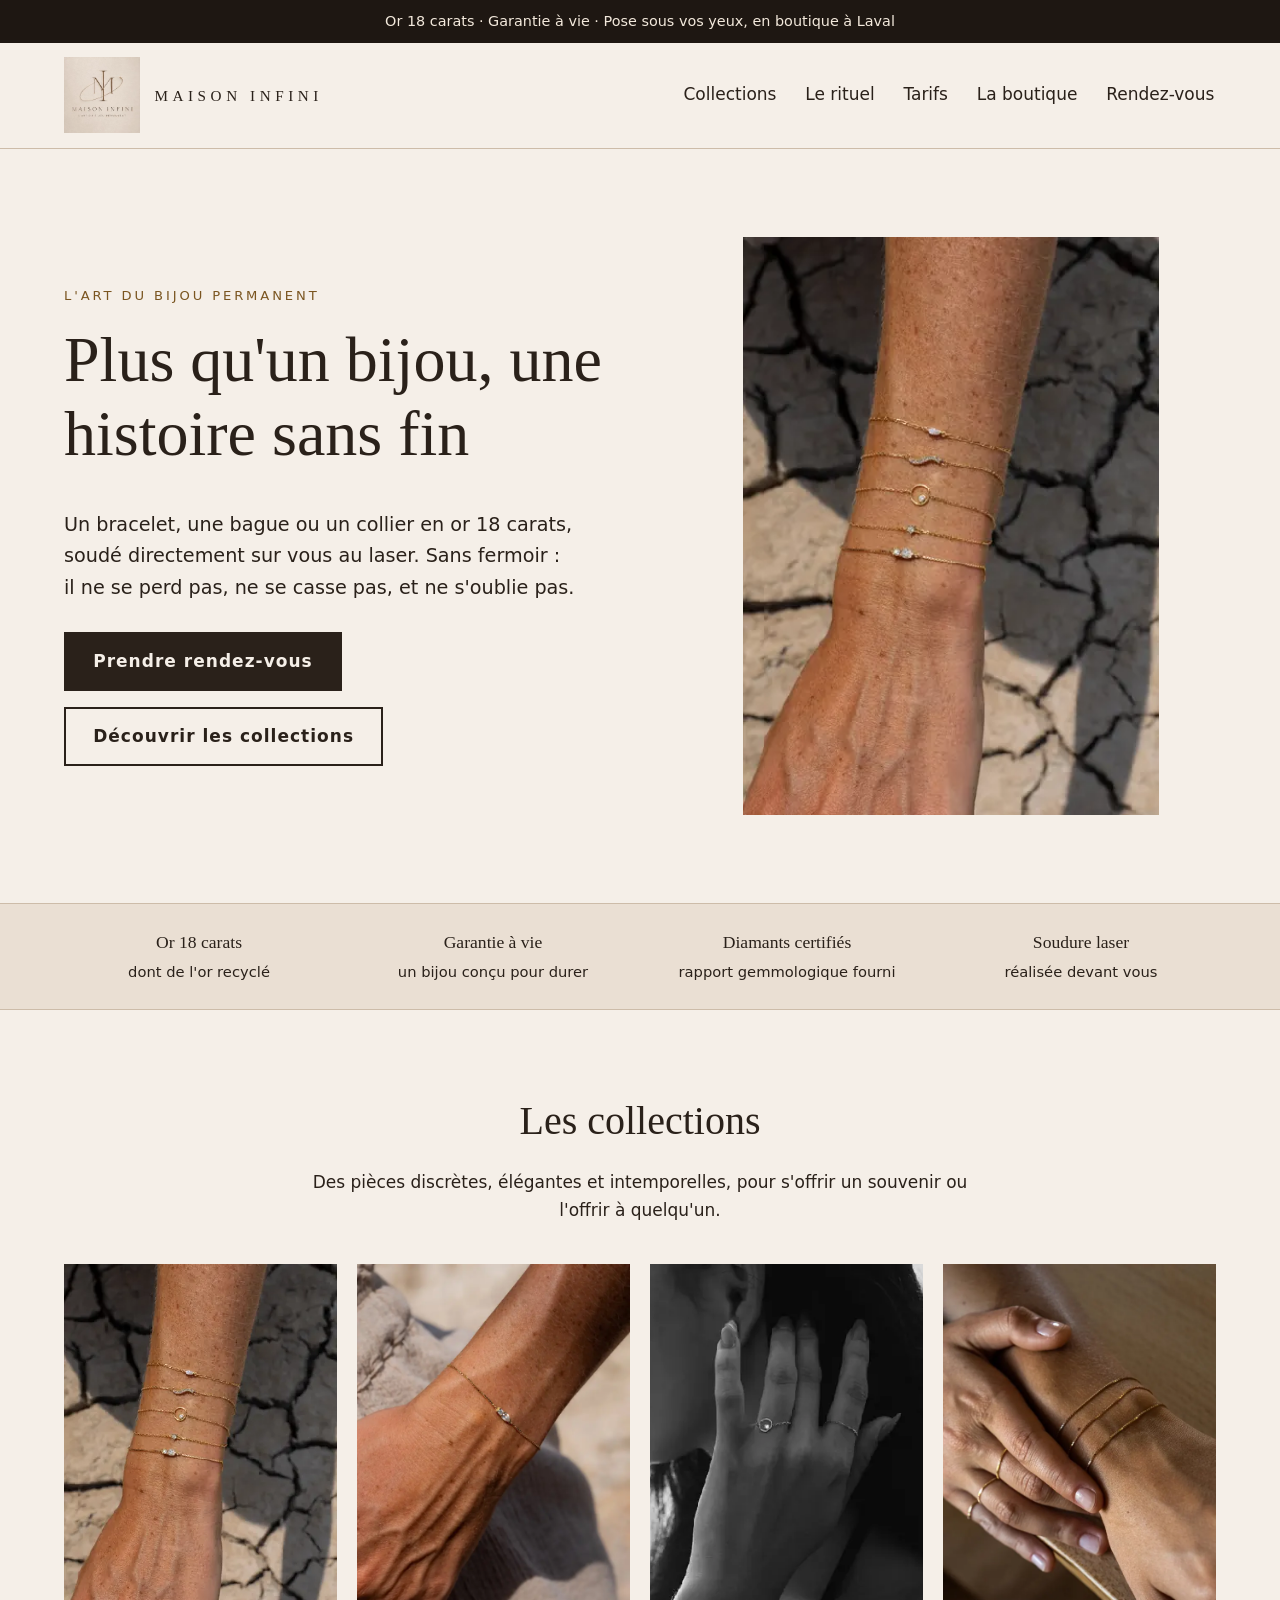
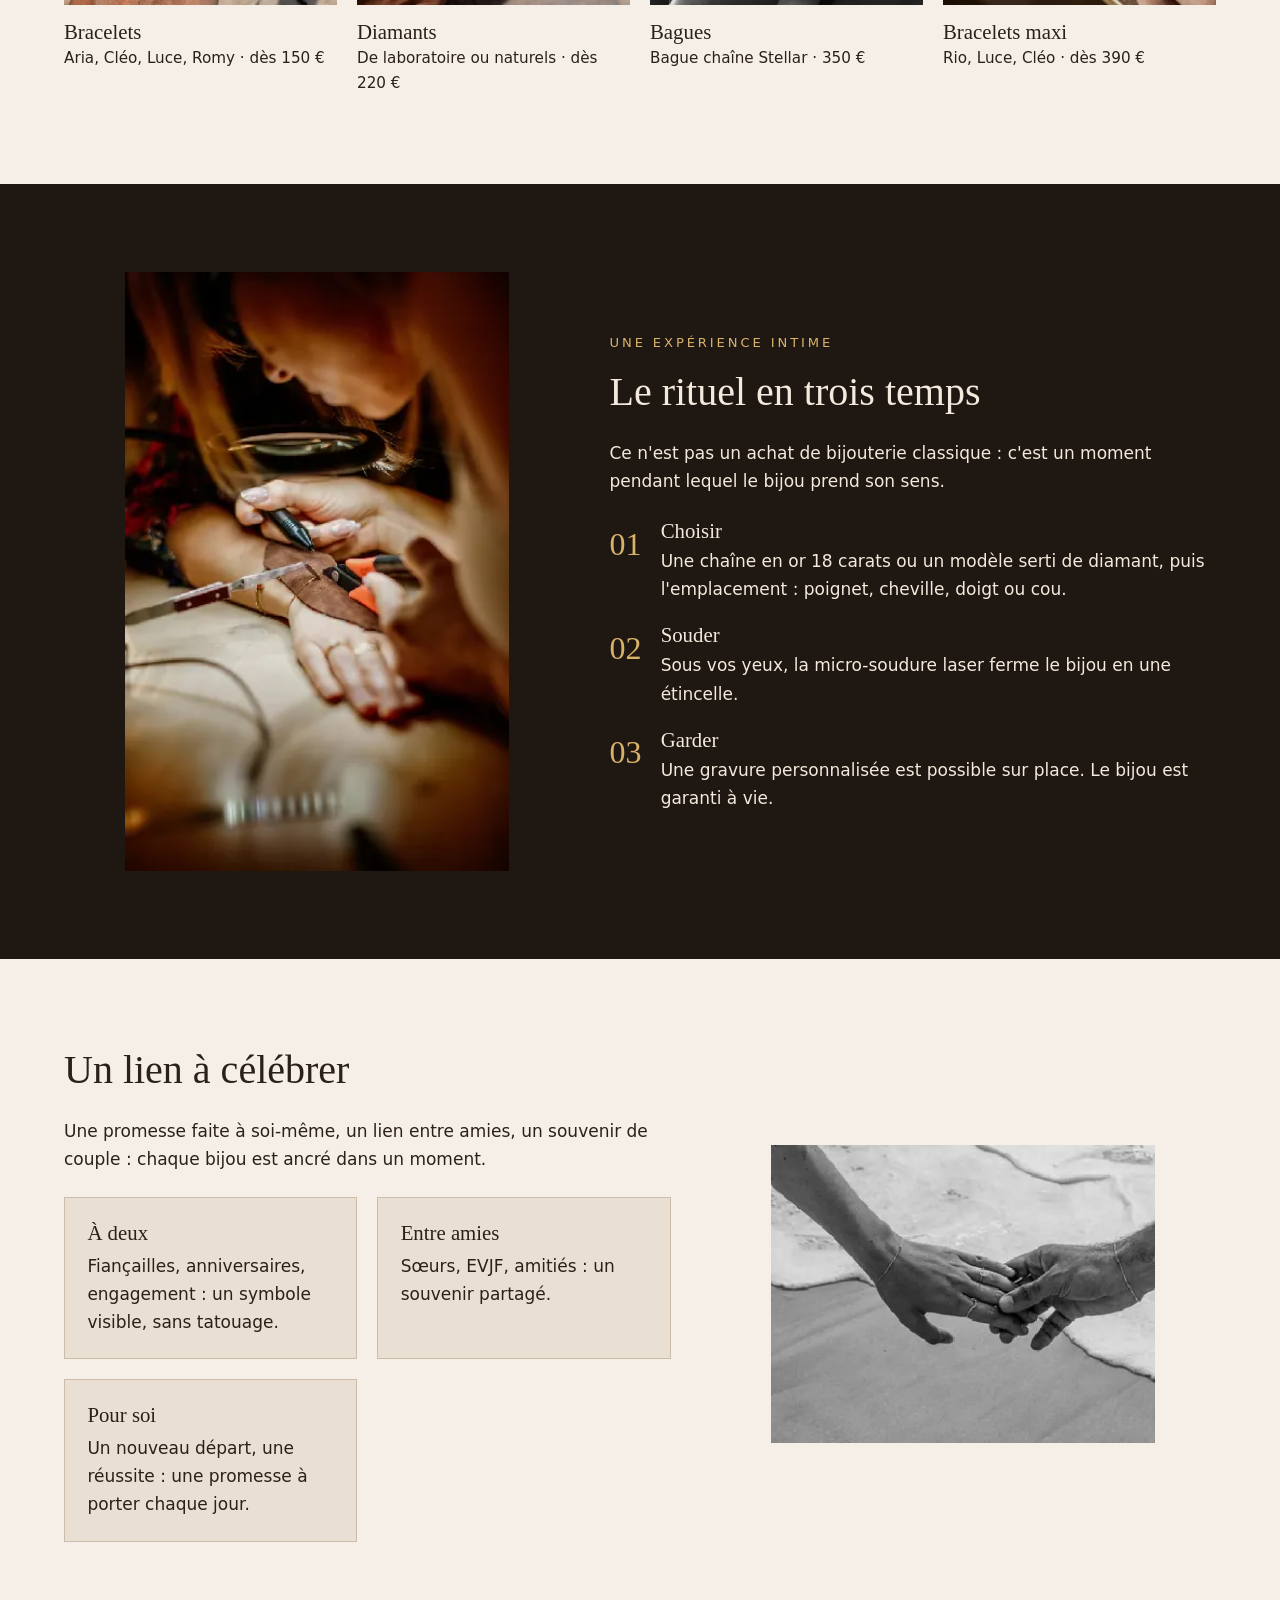
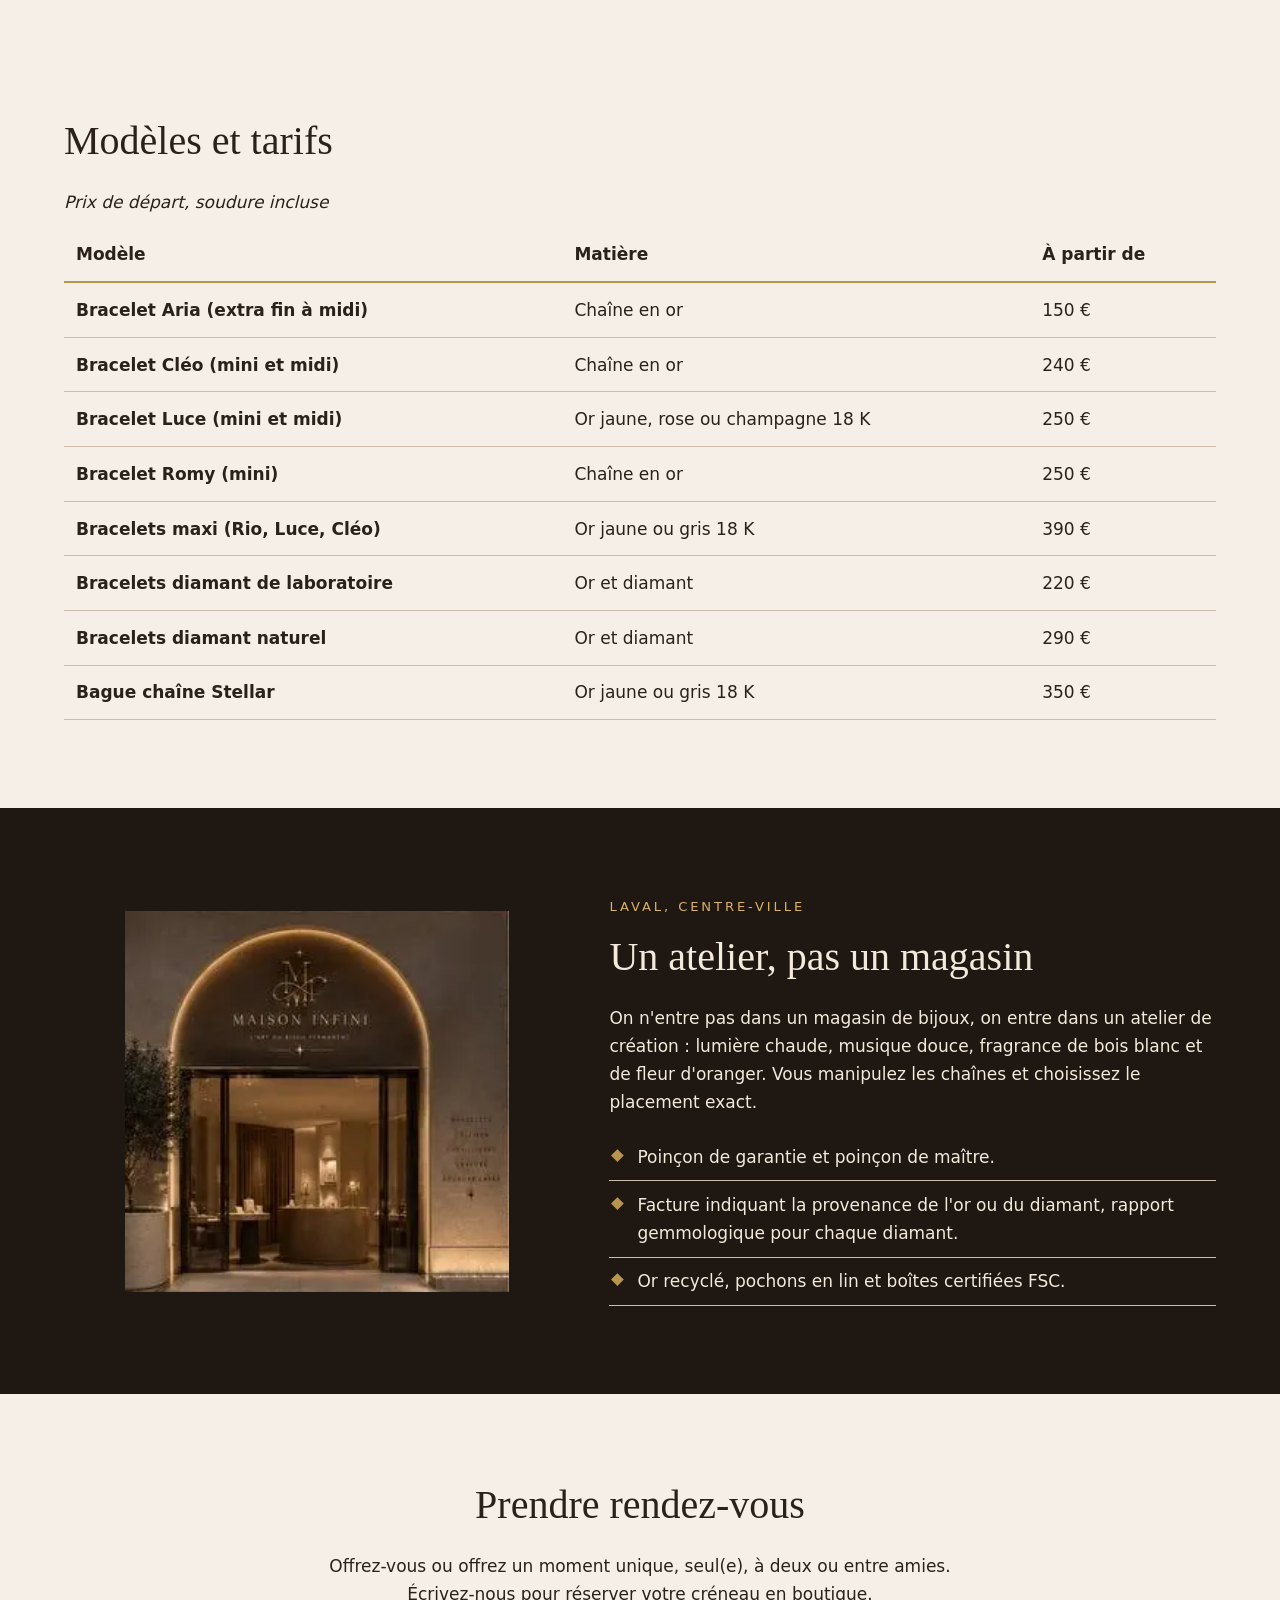
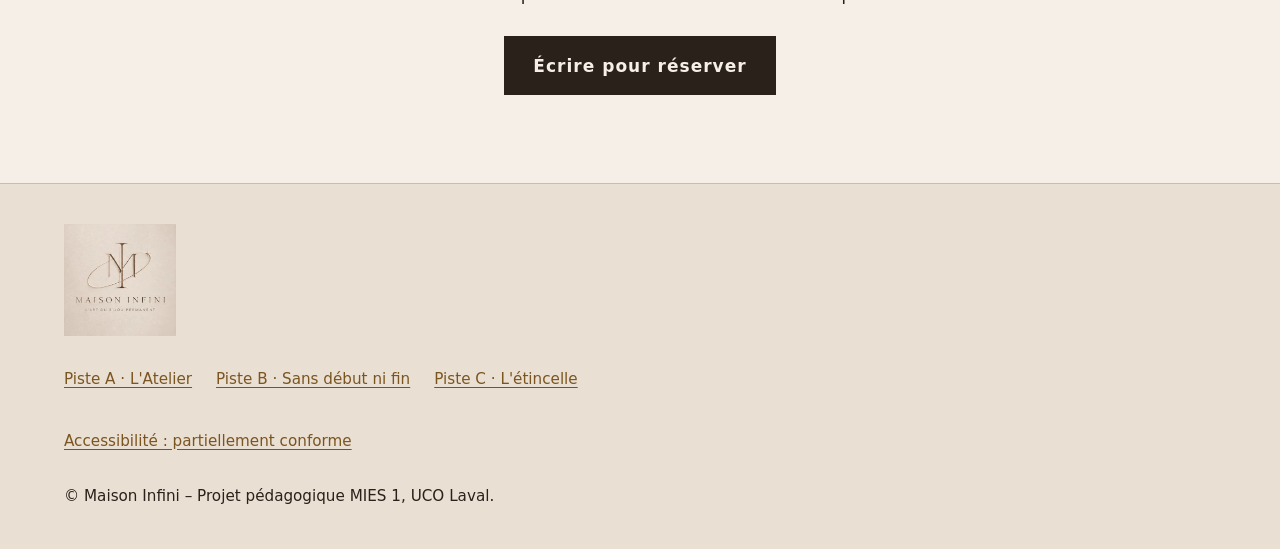
<file: index.html>
<!doctype html>
<html lang="fr">
<head>
<meta charset="utf-8">
<meta name="viewport" content="width=device-width, initial-scale=1">
<title>Maison Infini – L'art du bijou permanent à Laval</title>
<meta name="description" content="Maison Infini, atelier de joaillerie contemporaine à Laval : bracelets, bagues et colliers permanents en or 18 carats, soudés au laser sous vos yeux, sans fermoir, garantis à vie.">
<meta name="color-scheme" content="light">
<link rel="icon" type="image/webp" href="img/logo.webp">
<link rel="stylesheet" href="home.css">
</head>
<body>
<a class="skip" href="#contenu">Aller au contenu principal</a>

<div class="topbar"><p>Or 18 carats · Garantie à vie · Pose sous vos yeux, en boutique à Laval</p></div>

<header class="site-header">
  <div class="wrap bar">
    <a class="brand" href="index.html" aria-label="Maison Infini, accueil">
      <img src="img/logo.webp" width="418" height="425" alt="">
      <span>Maison Infini</span>
    </a>
    <nav aria-label="Navigation principale">
      <ul>
        <li><a href="#collections">Collections</a></li>
        <li><a href="#rituel">Le rituel</a></li>
        <li><a href="#tarifs">Tarifs</a></li>
        <li><a href="#boutique">La boutique</a></li>
        <li><a href="#rendez-vous">Rendez-vous</a></li>
      </ul>
    </nav>
  </div>
</header>

<main id="contenu">
  <section class="hero" aria-labelledby="titre-accueil">
    <div class="wrap">
      <div>
        <p class="kicker">L'art du bijou permanent</p>
        <h1 id="titre-accueil">Plus qu'un bijou, une histoire sans fin</h1>
        <p class="lead">Un bracelet, une bague ou un collier en or 18 carats, soudé directement sur vous au laser. Sans fermoir : il ne se perd pas, ne se casse pas, et ne s'oublie pas.</p>
        <div class="actions">
          <a class="btn" href="#rendez-vous">Prendre rendez-vous</a>
          <a class="btn alt" href="#collections">Découvrir les collections</a>
        </div>
      </div>
      <figure>
        <img src="img/bracelets-poignet.webp" width="398" height="553" fetchpriority="high" alt="Poignet portant plusieurs bracelets fins en or, dont certains ornés d'une petite pierre, sur une terre craquelée.">
      </figure>
    </div>
  </section>

  <section class="trust" aria-label="Nos engagements en bref">
    <div class="wrap">
      <ul>
        <li><strong>Or 18 carats</strong><span>dont de l'or recyclé</span></li>
        <li><strong>Garantie à vie</strong><span>un bijou conçu pour durer</span></li>
        <li><strong>Diamants certifiés</strong><span>rapport gemmologique fourni</span></li>
        <li><strong>Soudure laser</strong><span>réalisée devant vous</span></li>
      </ul>
    </div>
  </section>

  <section id="collections" class="wrap" aria-labelledby="t-collections">
    <div class="section-head">
      <h2 id="t-collections">Les collections</h2>
      <p>Des pièces discrètes, élégantes et intemporelles, pour s'offrir un souvenir ou l'offrir à quelqu'un.</p>
    </div>
    <ul class="tiles">
      <li class="tile"><a href="#tarifs"><img src="img/bracelets-poignet.webp" width="398" height="553" loading="lazy" alt="Bracelets fins en or portés au poignet."><h3>Bracelets</h3><p>Aria, Cléo, Luce, Romy · dès 150 €</p></a></li>
      <li class="tile"><a href="#tarifs"><img src="img/diamants.webp" width="640" height="800" loading="lazy" alt="Poignet portant un bracelet fin en or serti de deux petits diamants."><h3>Diamants</h3><p>De laboratoire ou naturels · dès 220 €</p></a></li>
      <li class="tile"><a href="#tarifs"><img src="img/bague.webp" width="355" height="412" loading="lazy" alt="Main de femme portant une bague fine en noir et blanc."><h3>Bagues</h3><p>Bague chaîne Stellar · 350 €</p></a></li>
      <li class="tile"><a href="#tarifs"><img src="img/bracelets-maxi.webp" width="640" height="800" loading="lazy" alt="Mains croisées portant trois bracelets fins en chaîne d'or et plusieurs bagues fines."><h3>Bracelets maxi</h3><p>Rio, Luce, Cléo · dès 390 €</p></a></li>
    </ul>
  </section>

  <section id="rituel" class="dark" aria-labelledby="t-rituel">
    <div class="wrap split">
      <figure>
        <img src="img/soudure.webp" width="355" height="554" loading="lazy" alt="Une joaillière, loupe devant l'œil, soude un bijou sur le poignet d'une cliente.">
      </figure>
      <div>
        <p class="kicker">Une expérience intime</p>
        <h2 id="t-rituel">Le rituel en trois temps</h2>
        <p>Ce n'est pas un achat de bijouterie classique : c'est un moment pendant lequel le bijou prend son sens.</p>
        <ol class="steps">
          <li><h3>Choisir</h3><p>Une chaîne en or 18 carats ou un modèle serti de diamant, puis l'emplacement : poignet, cheville, doigt ou cou.</p></li>
          <li><h3>Souder</h3><p>Sous vos yeux, la micro-soudure laser ferme le bijou en une étincelle.</p></li>
          <li><h3>Garder</h3><p>Une gravure personnalisée est possible sur place. Le bijou est garanti à vie.</p></li>
        </ol>
      </div>
    </div>
  </section>

  <section id="pour-qui" class="wrap" aria-labelledby="t-pour-qui">
    <div class="split rev">
      <figure>
        <img src="img/mains.webp" width="397" height="308" loading="lazy" alt="Deux mains qui se tiennent sur le sable, en noir et blanc, chacune portant un bracelet fin.">
      </figure>
      <div>
        <h2 id="t-pour-qui">Un lien à célébrer</h2>
        <p>Une promesse faite à soi-même, un lien entre amies, un souvenir de couple : chaque bijou est ancré dans un moment.</p>
        <ul class="cards">
          <li class="card"><h3>À deux</h3><p>Fiançailles, anniversaires, engagement : un symbole visible, sans tatouage.</p></li>
          <li class="card"><h3>Entre amies</h3><p>Sœurs, EVJF, amitiés : un souvenir partagé.</p></li>
          <li class="card"><h3>Pour soi</h3><p>Un nouveau départ, une réussite : une promesse à porter chaque jour.</p></li>
        </ul>
      </div>
    </div>
  </section>

  <section id="tarifs" class="wrap" aria-labelledby="t-tarifs">
    <h2 id="t-tarifs">Modèles et tarifs</h2>
    <div class="table-wrap">
      <table>
        <caption>Prix de départ, soudure incluse</caption>
        <thead><tr><th scope="col">Modèle</th><th scope="col">Matière</th><th scope="col">À partir de</th></tr></thead>
        <tbody>
          <tr><th scope="row">Bracelet Aria (extra fin à midi)</th><td>Chaîne en or</td><td>150 €</td></tr>
          <tr><th scope="row">Bracelet Cléo (mini et midi)</th><td>Chaîne en or</td><td>240 €</td></tr>
          <tr><th scope="row">Bracelet Luce (mini et midi)</th><td>Or jaune, rose ou champagne 18 K</td><td>250 €</td></tr>
          <tr><th scope="row">Bracelet Romy (mini)</th><td>Chaîne en or</td><td>250 €</td></tr>
          <tr><th scope="row">Bracelets maxi (Rio, Luce, Cléo)</th><td>Or jaune ou gris 18 K</td><td>390 €</td></tr>
          <tr><th scope="row">Bracelets diamant de laboratoire</th><td>Or et diamant</td><td>220 €</td></tr>
          <tr><th scope="row">Bracelets diamant naturel</th><td>Or et diamant</td><td>290 €</td></tr>
          <tr><th scope="row">Bague chaîne Stellar</th><td>Or jaune ou gris 18 K</td><td>350 €</td></tr>
        </tbody>
      </table>
    </div>
  </section>

  <section id="boutique" class="dark" aria-labelledby="t-boutique">
    <div class="wrap split">
      <figure>
        <img src="img/boutique.webp" width="262" height="260" loading="lazy" alt="Façade de la boutique Maison Infini : une arche éclairée d'une lumière chaude, avec l'enseigne dorée.">
      </figure>
      <div>
        <p class="kicker">Laval, centre-ville</p>
        <h2 id="t-boutique">Un atelier, pas un magasin</h2>
        <p>On n'entre pas dans un magasin de bijoux, on entre dans un atelier de création : lumière chaude, musique douce, fragrance de bois blanc et de fleur d'oranger. Vous manipulez les chaînes et choisissez le placement exact.</p>
        <ul class="checks">
          <li>Poinçon de garantie et poinçon de maître.</li>
          <li>Facture indiquant la provenance de l'or ou du diamant, rapport gemmologique pour chaque diamant.</li>
          <li>Or recyclé, pochons en lin et boîtes certifiées FSC.</li>
        </ul>
      </div>
    </div>
  </section>

  <section id="rendez-vous" class="wrap cta" aria-labelledby="t-rdv">
    <h2 id="t-rdv">Prendre rendez-vous</h2>
    <p>Offrez-vous ou offrez un moment unique, seul(e), à deux ou entre amies. Écrivez-nous pour réserver votre créneau en boutique.</p>
    <div class="actions">
      <a class="btn" href="mailto:contact@maison-infini.example?subject=Rendez-vous%20Maison%20Infini">Écrire pour réserver</a>
    </div>
  </section>
</main>

<footer class="site-footer">
  <div class="wrap">
    <img src="img/logo.webp" width="418" height="425" loading="lazy" alt="Logo Maison Infini : monogramme MI entouré d'une ellipse, avec la mention « L'art du bijou permanent ».">
    <nav aria-label="Pistes créatives">
      <ul>
        <li><a href="piste-a.html">Piste A · L'Atelier</a></li>
        <li><a href="piste-b.html">Piste B · Sans début ni fin</a></li>
        <li><a href="piste-c.html">Piste C · L'étincelle</a></li>
      </ul>
    </nav>
    <p><a href="accessibilite.html">Accessibilité : partiellement conforme</a></p>
    <p>© Maison Infini – Projet pédagogique MIES 1, UCO Laval.</p>
  </div>
</footer>
</body>
</html>
</file>
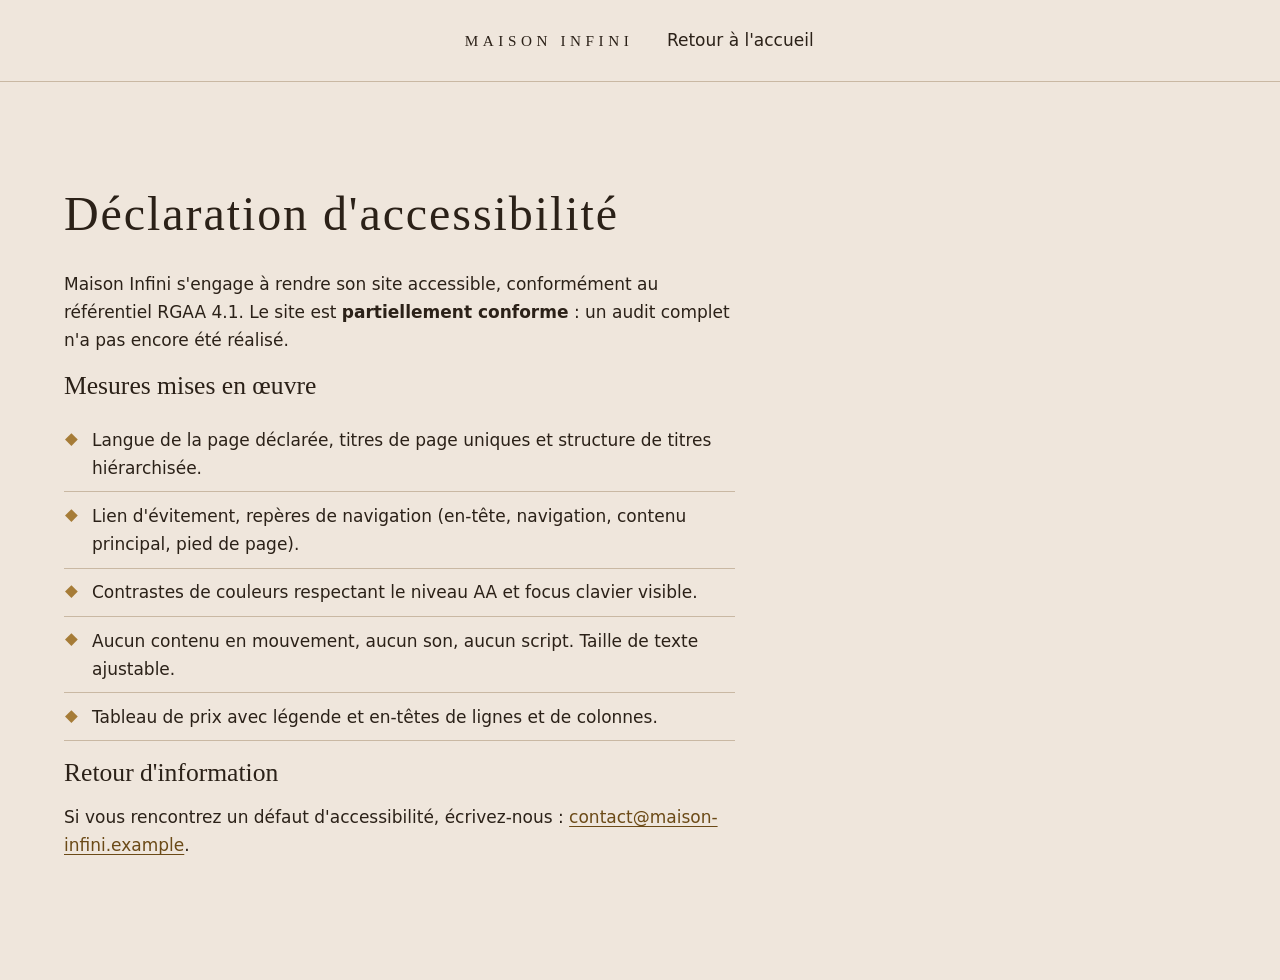
<file: accessibilite.html>
<!doctype html>
<html lang="fr">
<head>
<meta charset="utf-8">
<meta name="viewport" content="width=device-width, initial-scale=1">
<title>Accessibilité – Maison Infini</title>
<meta name="color-scheme" content="light">
<link rel="stylesheet" href="base.css">
<link rel="stylesheet" href="theme-a.css">
</head>
<body>
<a class="skip" href="#contenu">Aller au contenu principal</a>
<header class="site-header">
  <div class="wrap bar">
    <a class="brand" href="index.html"><span>Maison Infini</span></a>
    <nav aria-label="Navigation principale"><ul><li><a href="index.html">Retour à l'accueil</a></li></ul></nav>
  </div>
</header>
<main id="contenu">
  <section class="wrap" aria-labelledby="t-acc">
    <h1 id="t-acc" style="font-size:clamp(2rem,6vw,3rem)">Déclaration d'accessibilité</h1>
    <p>Maison Infini s'engage à rendre son site accessible, conformément au référentiel RGAA 4.1. Le site est <strong>partiellement conforme</strong> : un audit complet n'a pas encore été réalisé.</p>
    <h2 style="text-align:left;font-size:1.6rem">Mesures mises en œuvre</h2>
    <ul class="checks" style="margin-inline:0">
      <li>Langue de la page déclarée, titres de page uniques et structure de titres hiérarchisée.</li>
      <li>Lien d'évitement, repères de navigation (en-tête, navigation, contenu principal, pied de page).</li>
      <li>Contrastes de couleurs respectant le niveau AA et focus clavier visible.</li>
      <li>Aucun contenu en mouvement, aucun son, aucun script. Taille de texte ajustable.</li>
      <li>Tableau de prix avec légende et en-têtes de lignes et de colonnes.</li>
    </ul>
    <h2 style="text-align:left;font-size:1.6rem">Retour d'information</h2>
    <p>Si vous rencontrez un défaut d'accessibilité, écrivez-nous : <a href="mailto:contact@maison-infini.example">contact@maison-infini.example</a>.</p>
  </section>
</main>
</body>
</html>
</file>
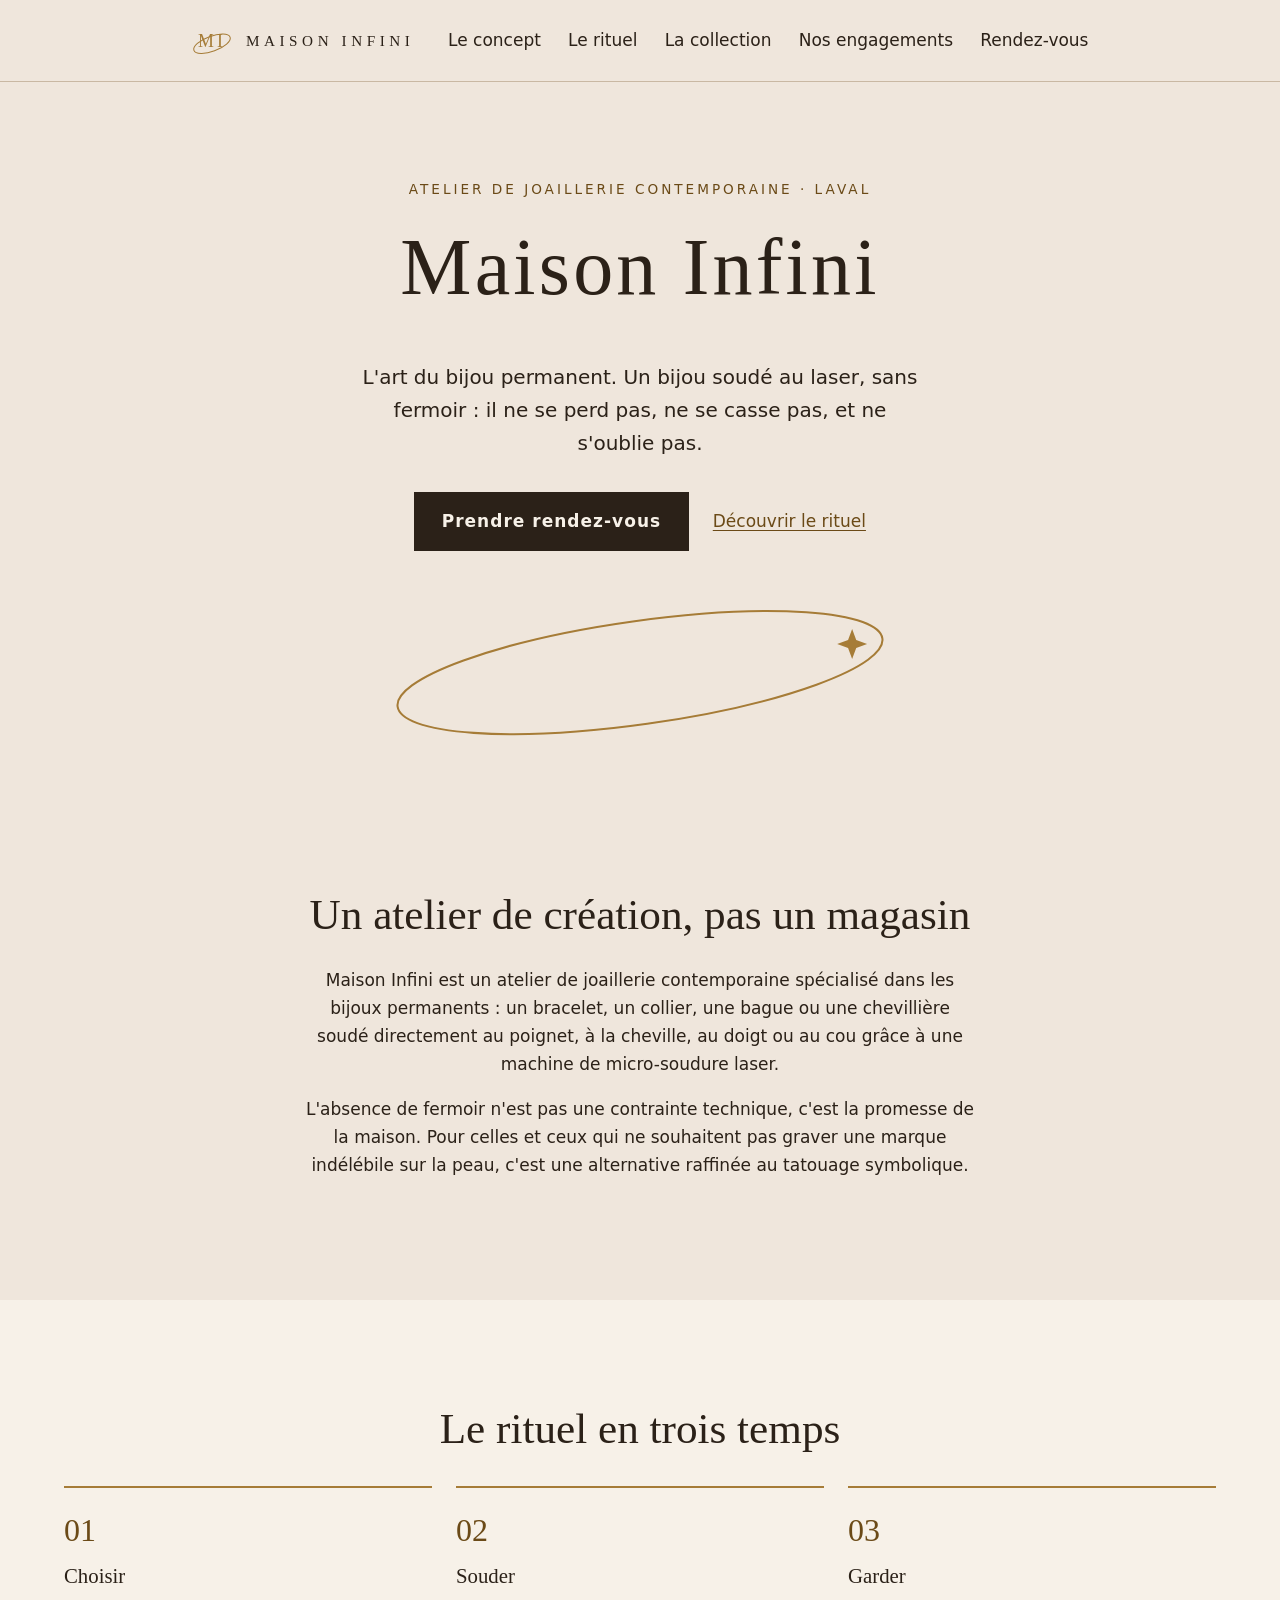
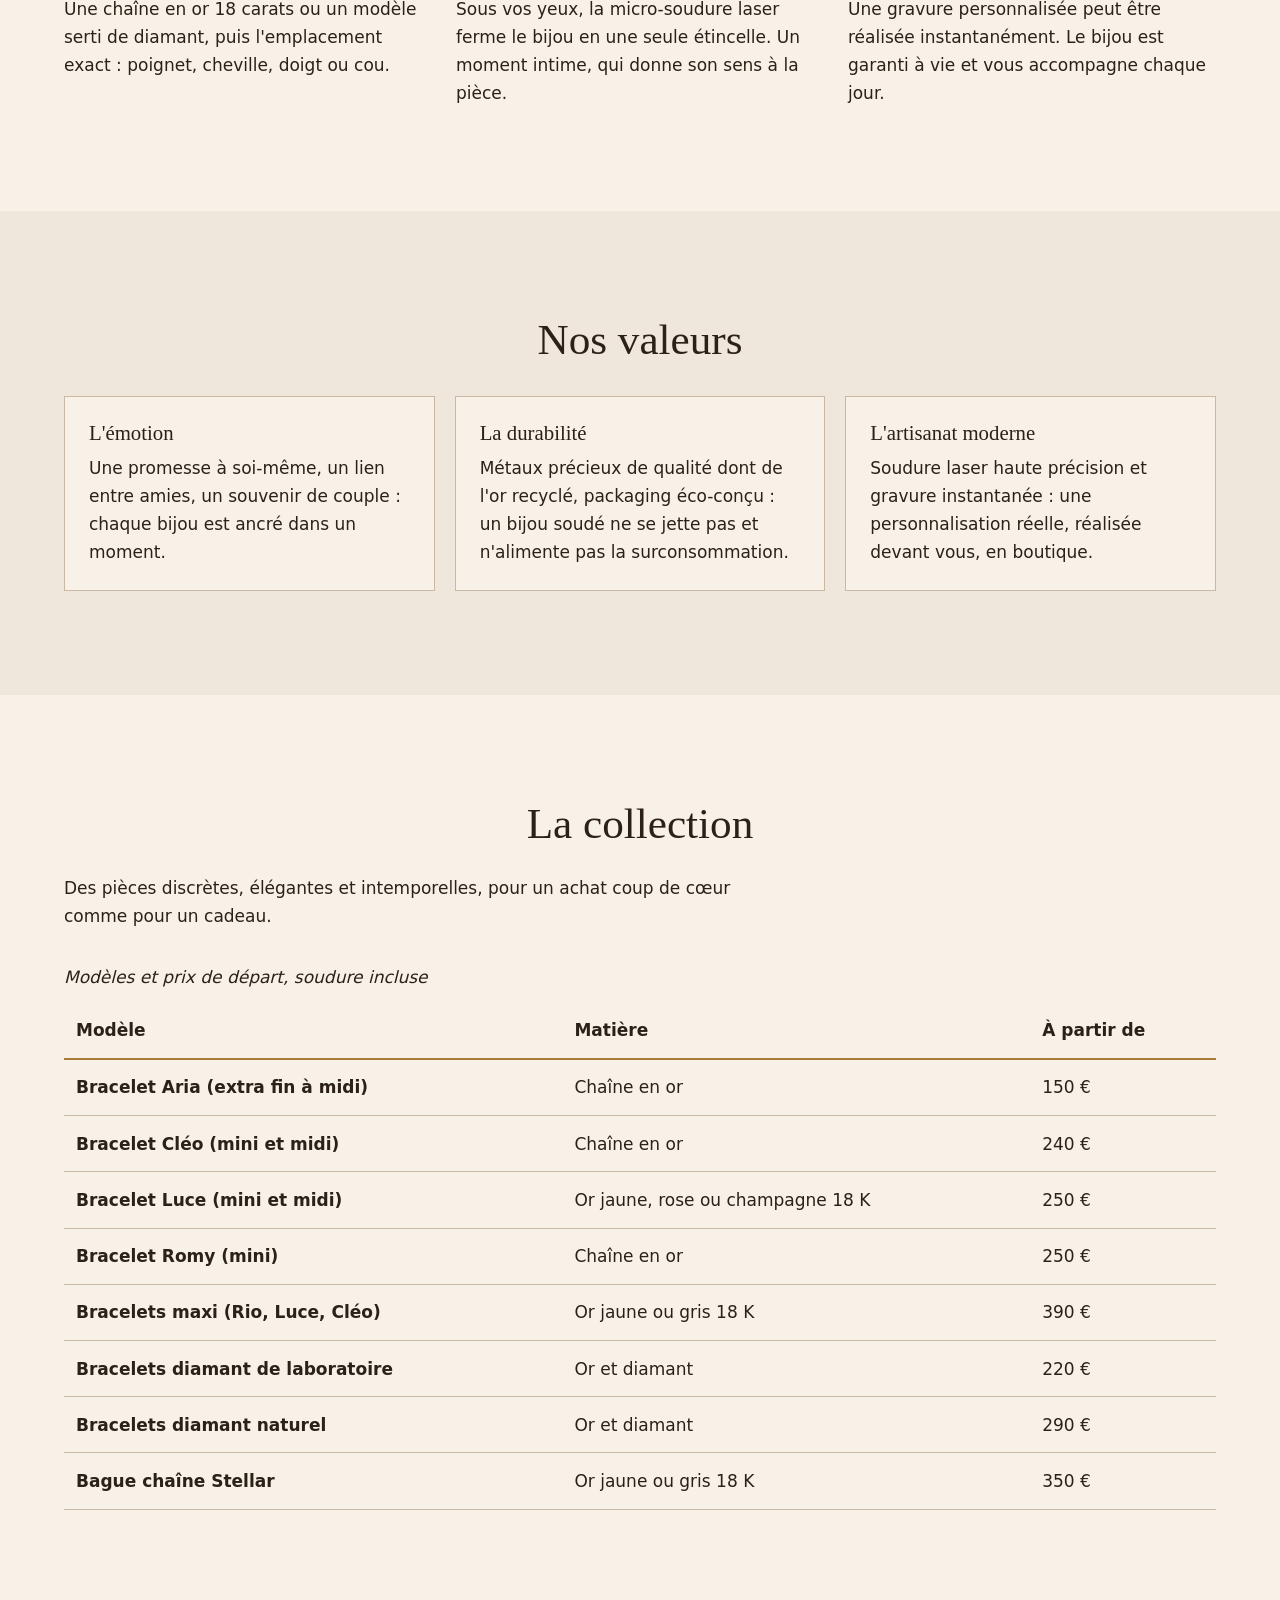
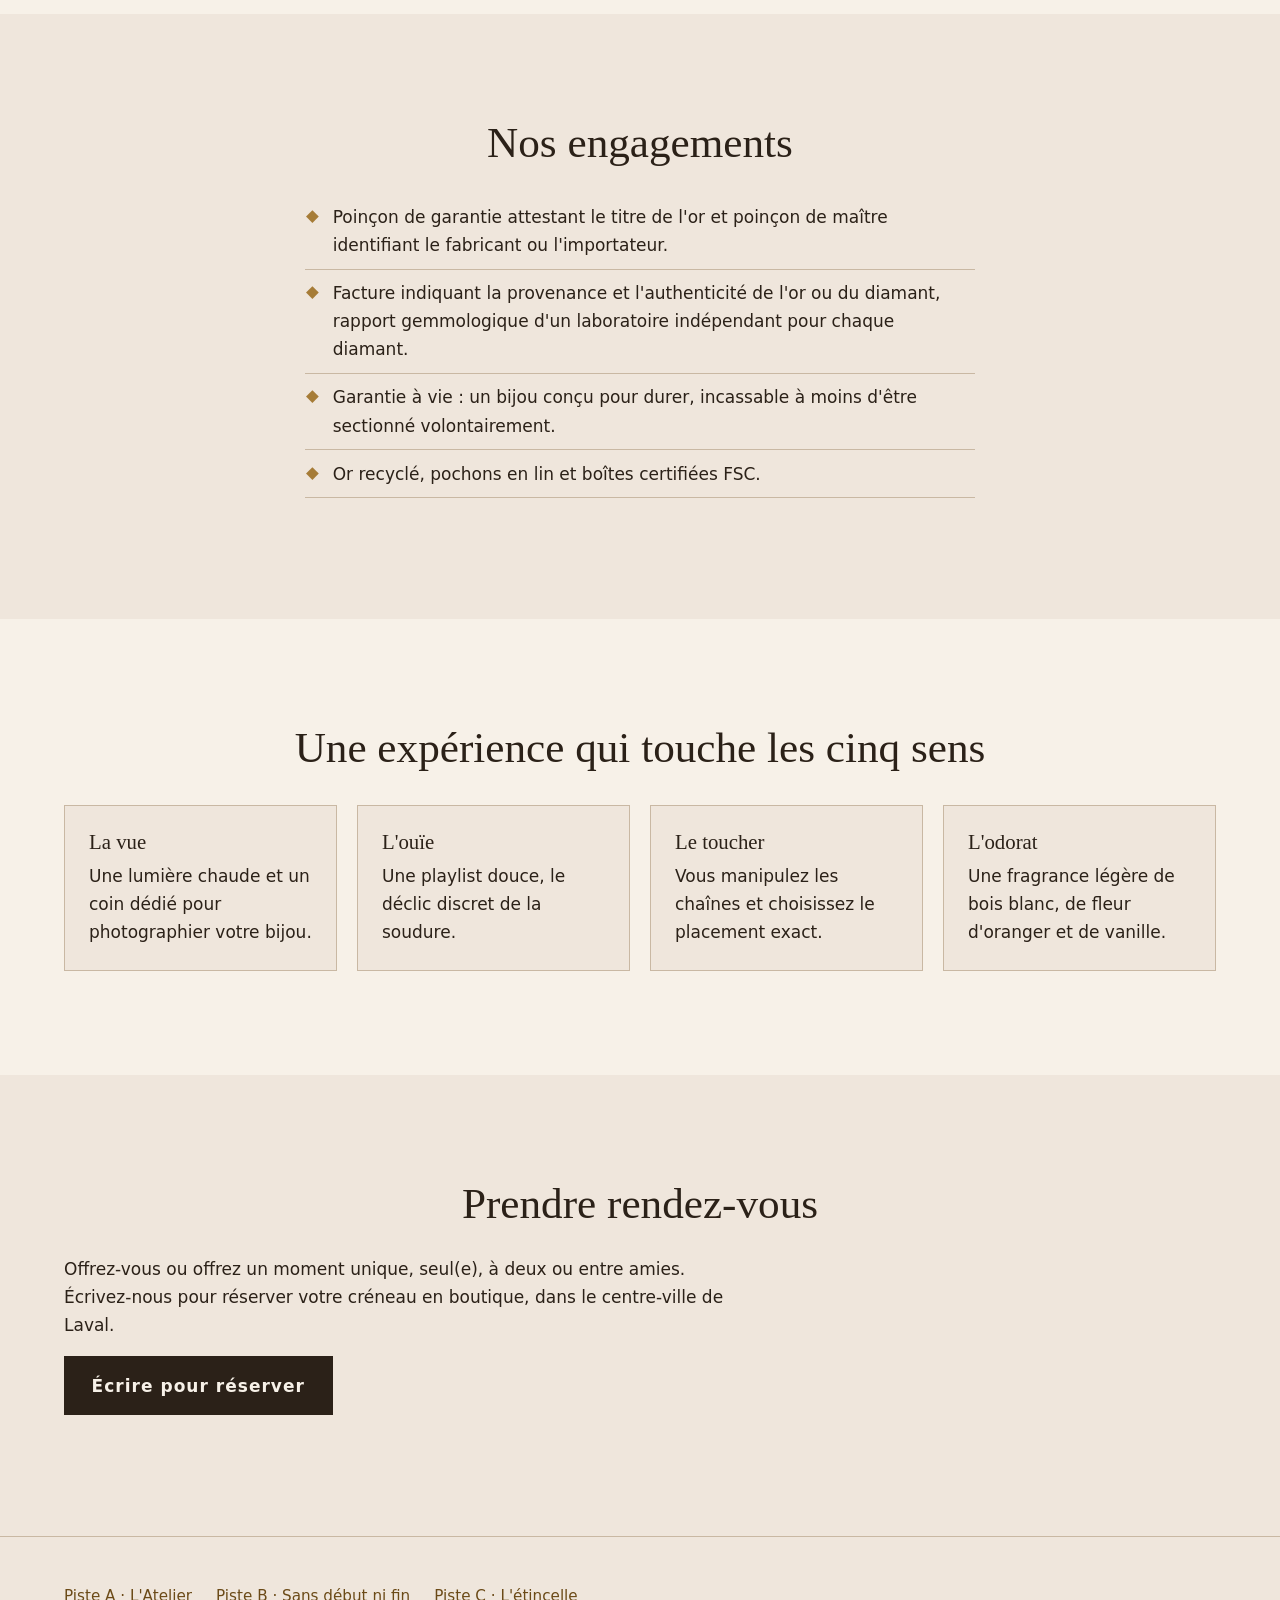
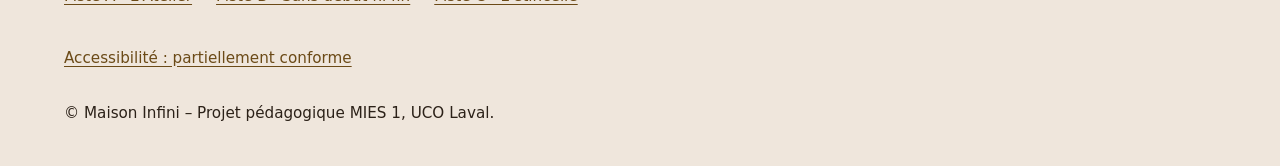
<file: piste-a.html>
<!doctype html>
<html lang="fr">
<head>
<meta charset="utf-8">
<meta name="viewport" content="width=device-width, initial-scale=1">
<title>Maison Infini – L'art du bijou permanent à Laval</title>
<meta name="description" content="Maison Infini, atelier de joaillerie contemporaine à Laval : bijoux permanents en or 18 carats, soudés au laser, sans fermoir et garantis à vie.">
<meta name="color-scheme" content="light">
<link rel="icon" href="data:image/svg+xml,%3Csvg xmlns='http://www.w3.org/2000/svg' viewBox='0 0 32 32'%3E%3Ctext y='24' font-size='26'%3E%E2%88%9E%3C/text%3E%3C/svg%3E">
<link rel="stylesheet" href="base.css">
<link rel="stylesheet" href="theme-a.css">
</head>
<body>
<a class="skip" href="#contenu">Aller au contenu principal</a>

<header class="site-header">
  <div class="wrap bar">
    <a class="brand" href="piste-a.html" aria-label="Maison Infini, accueil">
      <svg viewBox="0 0 64 64" aria-hidden="true" focusable="false"><ellipse cx="32" cy="36" rx="28" ry="11" transform="rotate(-20 32 36)" fill="none" stroke="currentColor" stroke-width="1.5"/><text x="32" y="41" text-anchor="middle" font-family="Georgia,serif" font-size="26" fill="currentColor">MI</text></svg>
      <span>Maison Infini</span>
    </a>
    <nav aria-label="Navigation principale">
      <ul>
        <li><a href="#concept">Le concept</a></li>
        <li><a href="#rituel">Le rituel</a></li>
        <li><a href="#collection">La collection</a></li>
        <li><a href="#engagements">Nos engagements</a></li>
        <li><a href="#rendez-vous">Rendez-vous</a></li>
      </ul>
    </nav>
  </div>
</header>

<main id="contenu">
  <section class="wrap hero" aria-labelledby="titre-accueil">
    <p class="kicker">Atelier de joaillerie contemporaine · Laval</p>
    <h1 id="titre-accueil">Maison Infini</h1>
    <p class="lead">L'art du bijou permanent. Un bijou soudé au laser, sans fermoir : il ne se perd pas, ne se casse pas, et ne s'oublie pas.</p>
    <div class="actions">
      <a class="btn" href="#rendez-vous">Prendre rendez-vous</a>
      <a href="#rituel">Découvrir le rituel</a>
    </div>
    <svg class="deco" viewBox="0 0 400 120" role="img" aria-label="Illustration : un anneau sans début ni fin, symbole d'infini"><ellipse cx="200" cy="60" rx="180" ry="38" transform="rotate(-8 200 60)" fill="none" stroke="currentColor" stroke-width="1.5"/><path d="M356 28 l3 8 8 3 -8 3 -3 8 -3 -8 -8 -3 8 -3z" fill="currentColor"/></svg>
  </section>

  <section id="concept" class="wrap" aria-labelledby="t-concept">
    <h2 id="t-concept">Un atelier de création, pas un magasin</h2>
    <p>Maison Infini est un atelier de joaillerie contemporaine spécialisé dans les bijoux permanents : un bracelet, un collier, une bague ou une chevillière soudé directement au poignet, à la cheville, au doigt ou au cou grâce à une machine de micro-soudure laser.</p>
    <p>L'absence de fermoir n'est pas une contrainte technique, c'est la promesse de la maison. Pour celles et ceux qui ne souhaitent pas graver une marque indélébile sur la peau, c'est une alternative raffinée au tatouage symbolique.</p>
  </section>

  <section id="rituel" class="band" aria-labelledby="t-rituel">
    <div class="wrap">
      <h2 id="t-rituel">Le rituel en trois temps</h2>
      <ol class="steps">
        <li><h3>Choisir</h3><p>Une chaîne en or 18 carats ou un modèle serti de diamant, puis l'emplacement exact : poignet, cheville, doigt ou cou.</p></li>
        <li><h3>Souder</h3><p>Sous vos yeux, la micro-soudure laser ferme le bijou en une seule étincelle. Un moment intime, qui donne son sens à la pièce.</p></li>
        <li><h3>Garder</h3><p>Une gravure personnalisée peut être réalisée instantanément. Le bijou est garanti à vie et vous accompagne chaque jour.</p></li>
      </ol>
    </div>
  </section>

  <section id="valeurs" class="wrap" aria-labelledby="t-valeurs">
    <h2 id="t-valeurs">Nos valeurs</h2>
    <ul class="cards">
      <li class="card"><h3>L'émotion</h3><p>Une promesse à soi-même, un lien entre amies, un souvenir de couple : chaque bijou est ancré dans un moment.</p></li>
      <li class="card"><h3>La durabilité</h3><p>Métaux précieux de qualité dont de l'or recyclé, packaging éco-conçu : un bijou soudé ne se jette pas et n'alimente pas la surconsommation.</p></li>
      <li class="card"><h3>L'artisanat moderne</h3><p>Soudure laser haute précision et gravure instantanée : une personnalisation réelle, réalisée devant vous, en boutique.</p></li>
    </ul>
  </section>

  <section id="collection" class="band" aria-labelledby="t-collection">
    <div class="wrap">
      <h2 id="t-collection">La collection</h2>
      <p>Des pièces discrètes, élégantes et intemporelles, pour un achat coup de cœur comme pour un cadeau.</p>
      <div class="table-wrap">
        <table>
          <caption>Modèles et prix de départ, soudure incluse</caption>
          <thead><tr><th scope="col">Modèle</th><th scope="col">Matière</th><th scope="col">À partir de</th></tr></thead>
          <tbody>
            <tr><th scope="row">Bracelet Aria (extra fin à midi)</th><td>Chaîne en or</td><td>150 €</td></tr>
            <tr><th scope="row">Bracelet Cléo (mini et midi)</th><td>Chaîne en or</td><td>240 €</td></tr>
            <tr><th scope="row">Bracelet Luce (mini et midi)</th><td>Or jaune, rose ou champagne 18 K</td><td>250 €</td></tr>
            <tr><th scope="row">Bracelet Romy (mini)</th><td>Chaîne en or</td><td>250 €</td></tr>
            <tr><th scope="row">Bracelets maxi (Rio, Luce, Cléo)</th><td>Or jaune ou gris 18 K</td><td>390 €</td></tr>
            <tr><th scope="row">Bracelets diamant de laboratoire</th><td>Or et diamant</td><td>220 €</td></tr>
            <tr><th scope="row">Bracelets diamant naturel</th><td>Or et diamant</td><td>290 €</td></tr>
            <tr><th scope="row">Bague chaîne Stellar</th><td>Or jaune ou gris 18 K</td><td>350 €</td></tr>
          </tbody>
        </table>
      </div>
    </div>
  </section>

  <section id="engagements" class="wrap" aria-labelledby="t-engagements">
    <h2 id="t-engagements">Nos engagements</h2>
    <ul class="checks">
      <li>Poinçon de garantie attestant le titre de l'or et poinçon de maître identifiant le fabricant ou l'importateur.</li>
      <li>Facture indiquant la provenance et l'authenticité de l'or ou du diamant, rapport gemmologique d'un laboratoire indépendant pour chaque diamant.</li>
      <li>Garantie à vie : un bijou conçu pour durer, incassable à moins d'être sectionné volontairement.</li>
      <li>Or recyclé, pochons en lin et boîtes certifiées FSC.</li>
    </ul>
  </section>

  <section id="experience" class="band" aria-labelledby="t-experience">
    <div class="wrap">
      <h2 id="t-experience">Une expérience qui touche les cinq sens</h2>
      <ul class="cards">
        <li class="card"><h3>La vue</h3><p>Une lumière chaude et un coin dédié pour photographier votre bijou.</p></li>
        <li class="card"><h3>L'ouïe</h3><p>Une playlist douce, le déclic discret de la soudure.</p></li>
        <li class="card"><h3>Le toucher</h3><p>Vous manipulez les chaînes et choisissez le placement exact.</p></li>
        <li class="card"><h3>L'odorat</h3><p>Une fragrance légère de bois blanc, de fleur d'oranger et de vanille.</p></li>
      </ul>
    </div>
  </section>

  <section id="rendez-vous" class="wrap" aria-labelledby="t-rdv">
    <h2 id="t-rdv">Prendre rendez-vous</h2>
    <p>Offrez-vous ou offrez un moment unique, seul(e), à deux ou entre amies. Écrivez-nous pour réserver votre créneau en boutique, dans le centre-ville de Laval.</p>
    <p><a class="btn" href="mailto:contact@maison-infini.example?subject=Rendez-vous%20Maison%20Infini">Écrire pour réserver</a></p>
  </section>
</main>

<footer class="site-footer">
  <div class="wrap">
    <nav aria-label="Pistes créatives">
      <ul>
        <li><a href="piste-a.html" aria-current="page">Piste A · L'Atelier</a></li>
        <li><a href="piste-b.html">Piste B · Sans début ni fin</a></li>
        <li><a href="piste-c.html">Piste C · L'étincelle</a></li>
      </ul>
    </nav>
    <p><a href="accessibilite.html">Accessibilité : partiellement conforme</a></p>
    <p>© Maison Infini – Projet pédagogique MIES 1, UCO Laval.</p>
  </div>
</footer>
</body>
</html>
</file>
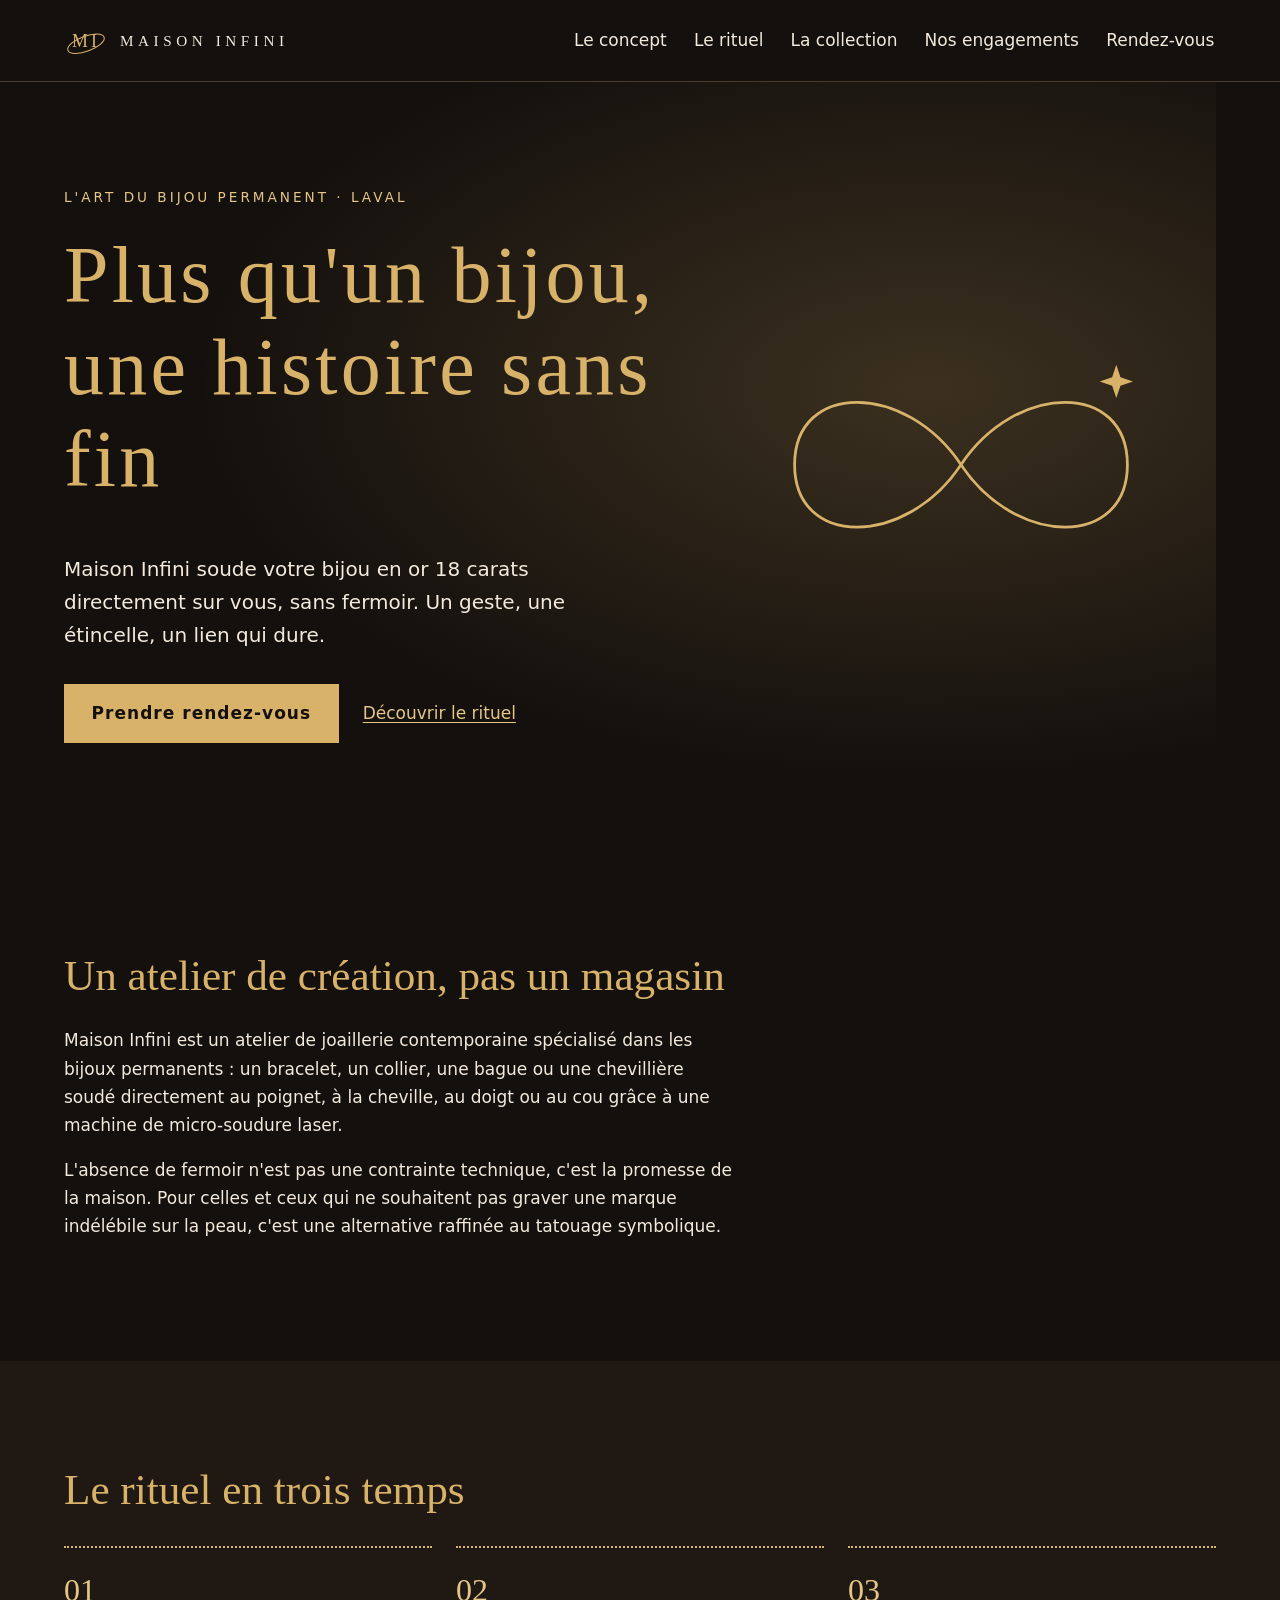
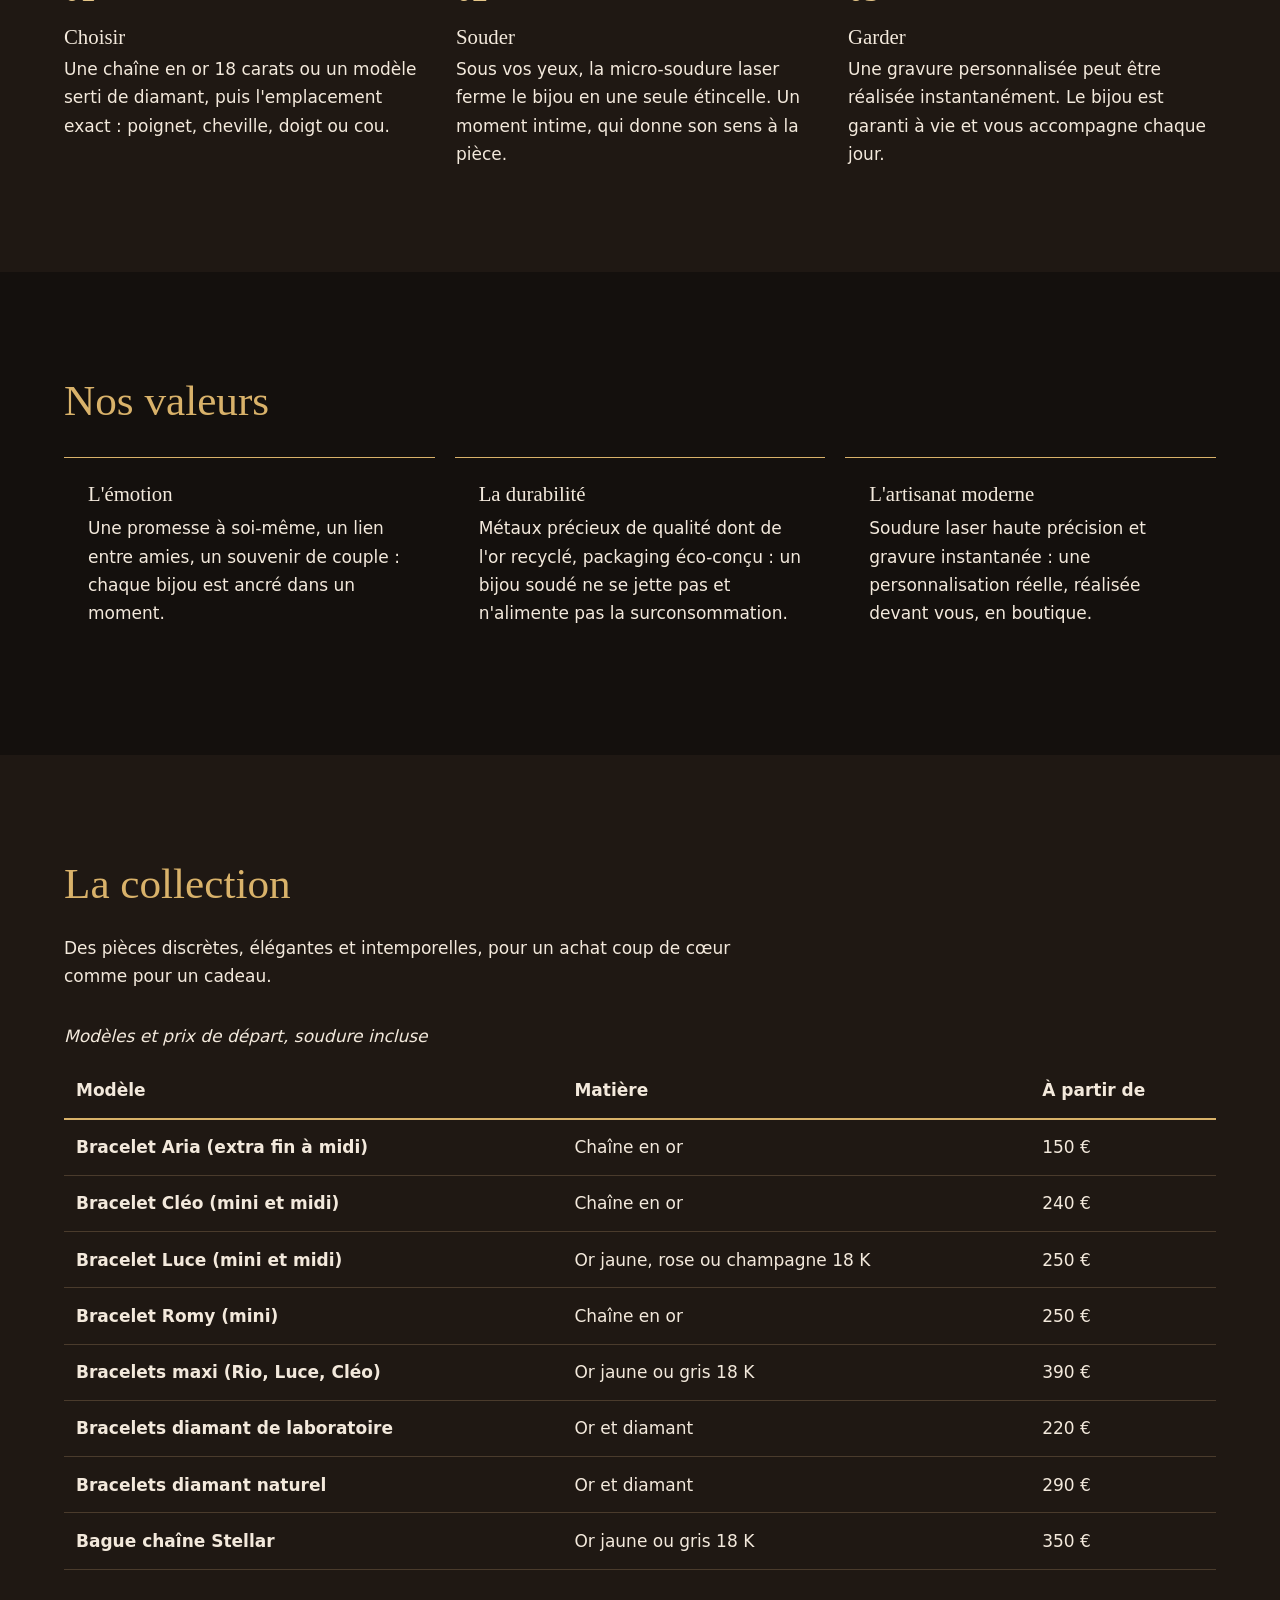
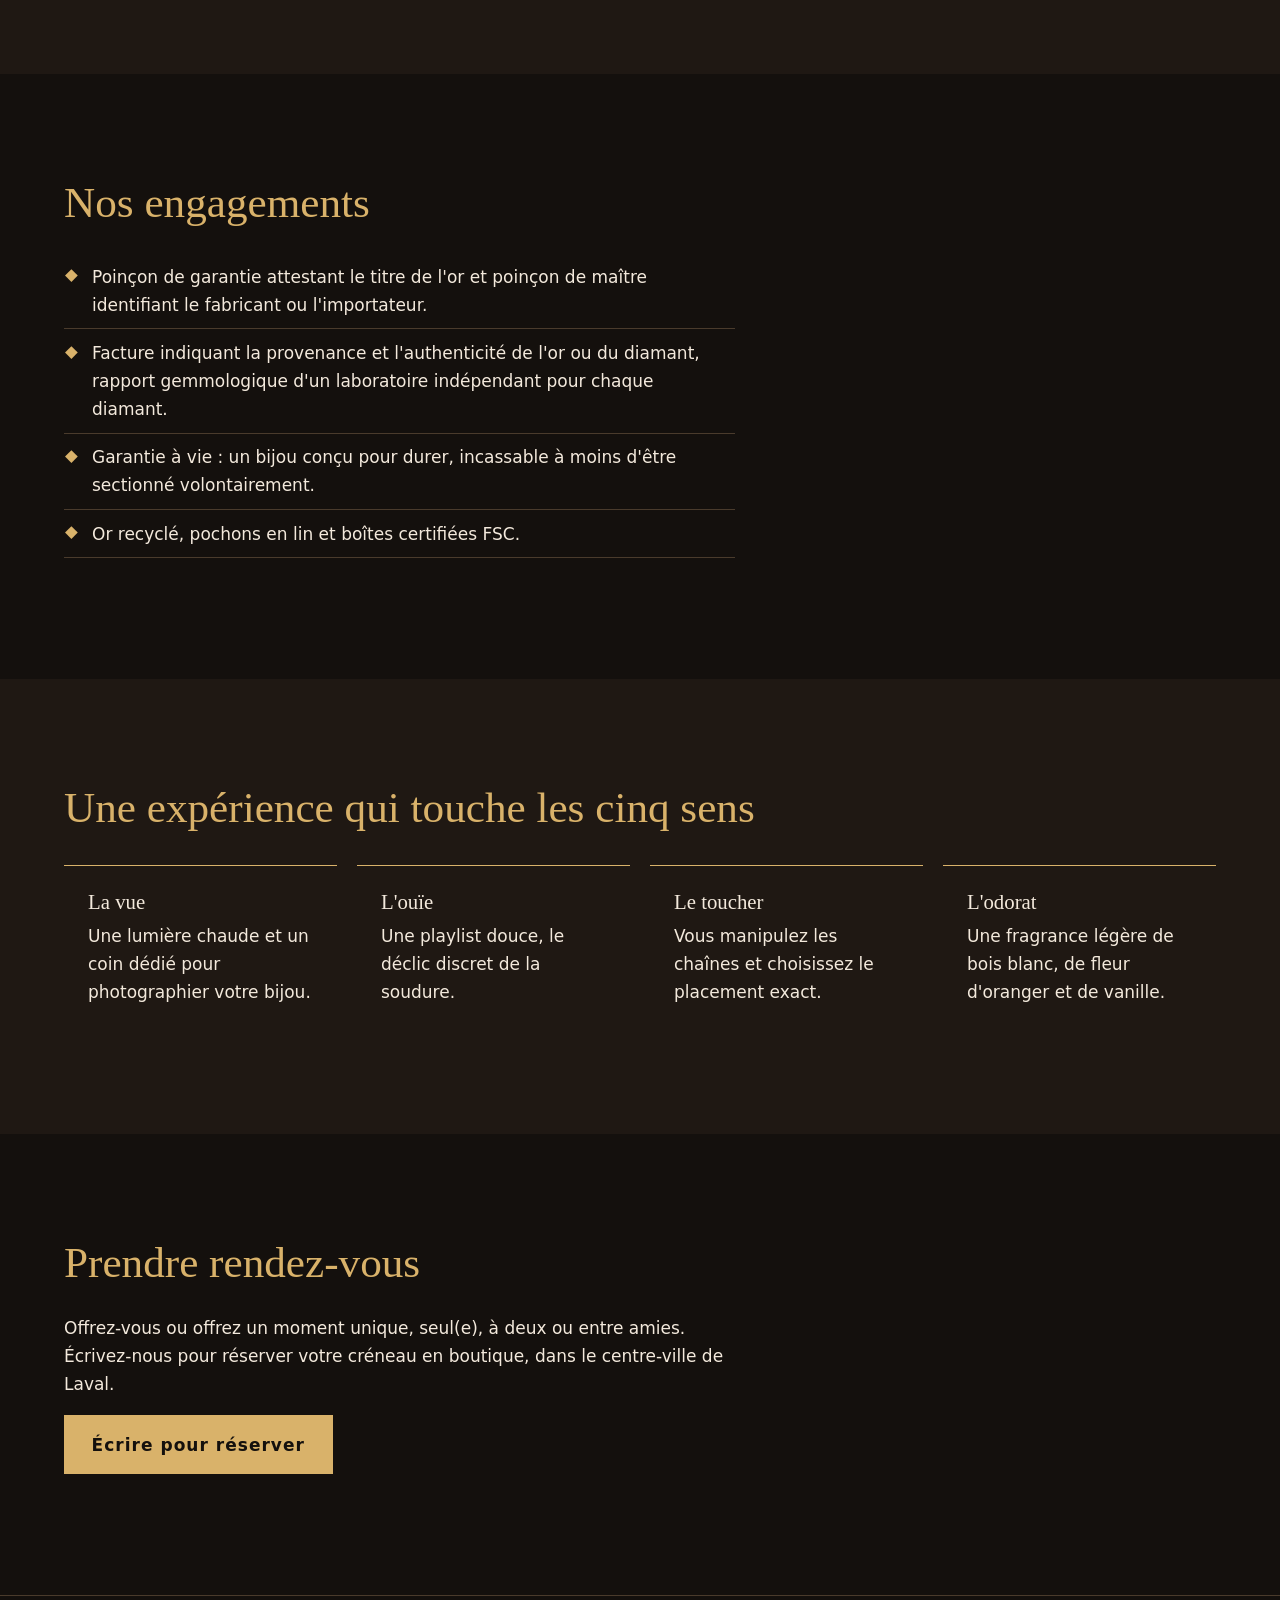
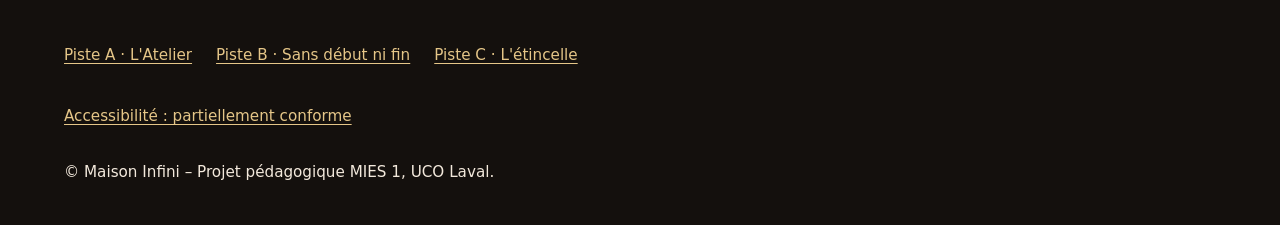
<file: piste-b.html>
<!doctype html>
<html lang="fr">
<head>
<meta charset="utf-8">
<meta name="viewport" content="width=device-width, initial-scale=1">
<title>Maison Infini – Plus qu'un bijou, une histoire sans fin</title>
<meta name="description" content="Maison Infini, atelier de joaillerie contemporaine à Laval : bijoux permanents en or 18 carats, soudés au laser, sans fermoir et garantis à vie.">
<meta name="color-scheme" content="dark">
<link rel="icon" href="data:image/svg+xml,%3Csvg xmlns='http://www.w3.org/2000/svg' viewBox='0 0 32 32'%3E%3Ctext y='24' font-size='26'%3E%E2%88%9E%3C/text%3E%3C/svg%3E">
<link rel="stylesheet" href="base.css">
<link rel="stylesheet" href="theme-b.css">
</head>
<body>
<a class="skip" href="#contenu">Aller au contenu principal</a>

<header class="site-header">
  <div class="wrap bar">
    <a class="brand" href="piste-b.html" aria-label="Maison Infini, accueil">
      <svg viewBox="0 0 64 64" aria-hidden="true" focusable="false"><ellipse cx="32" cy="36" rx="28" ry="11" transform="rotate(-20 32 36)" fill="none" stroke="currentColor" stroke-width="1.5"/><text x="32" y="41" text-anchor="middle" font-family="Georgia,serif" font-size="26" fill="currentColor">MI</text></svg>
      <span>Maison Infini</span>
    </a>
    <nav aria-label="Navigation principale">
      <ul>
        <li><a href="#concept">Le concept</a></li>
        <li><a href="#rituel">Le rituel</a></li>
        <li><a href="#collection">La collection</a></li>
        <li><a href="#engagements">Nos engagements</a></li>
        <li><a href="#rendez-vous">Rendez-vous</a></li>
      </ul>
    </nav>
  </div>
</header>

<main id="contenu">
  <section class="wrap hero" aria-labelledby="titre-accueil">
    <div>
      <p class="kicker">L'art du bijou permanent · Laval</p>
      <h1 id="titre-accueil">Plus qu'un bijou, une histoire sans fin</h1>
      <p class="lead">Maison Infini soude votre bijou en or 18 carats directement sur vous, sans fermoir. Un geste, une étincelle, un lien qui dure.</p>
      <div class="actions">
        <a class="btn" href="#rendez-vous">Prendre rendez-vous</a>
        <a href="#rituel">Découvrir le rituel</a>
      </div>
    </div>
    <svg class="deco" viewBox="0 0 300 200" role="img" aria-label="Illustration : un double anneau en forme d'infini, doré"><path d="M150 100 C110 40 30 40 30 100 C30 160 110 160 150 100 C190 40 270 40 270 100 C270 160 190 160 150 100Z" fill="none" stroke="currentColor" stroke-width="2"/><path d="M262 28 l3 9 9 3 -9 3 -3 9 -3 -9 -9 -3 9 -3z" fill="currentColor"/></svg>
  </section>

  <section id="concept" class="wrap" aria-labelledby="t-concept">
    <h2 id="t-concept">Un atelier de création, pas un magasin</h2>
    <p>Maison Infini est un atelier de joaillerie contemporaine spécialisé dans les bijoux permanents : un bracelet, un collier, une bague ou une chevillière soudé directement au poignet, à la cheville, au doigt ou au cou grâce à une machine de micro-soudure laser.</p>
    <p>L'absence de fermoir n'est pas une contrainte technique, c'est la promesse de la maison. Pour celles et ceux qui ne souhaitent pas graver une marque indélébile sur la peau, c'est une alternative raffinée au tatouage symbolique.</p>
  </section>

  <section id="rituel" class="band" aria-labelledby="t-rituel">
    <div class="wrap">
      <h2 id="t-rituel">Le rituel en trois temps</h2>
      <ol class="steps">
        <li><h3>Choisir</h3><p>Une chaîne en or 18 carats ou un modèle serti de diamant, puis l'emplacement exact : poignet, cheville, doigt ou cou.</p></li>
        <li><h3>Souder</h3><p>Sous vos yeux, la micro-soudure laser ferme le bijou en une seule étincelle. Un moment intime, qui donne son sens à la pièce.</p></li>
        <li><h3>Garder</h3><p>Une gravure personnalisée peut être réalisée instantanément. Le bijou est garanti à vie et vous accompagne chaque jour.</p></li>
      </ol>
    </div>
  </section>

  <section id="valeurs" class="wrap" aria-labelledby="t-valeurs">
    <h2 id="t-valeurs">Nos valeurs</h2>
    <ul class="cards">
      <li class="card"><h3>L'émotion</h3><p>Une promesse à soi-même, un lien entre amies, un souvenir de couple : chaque bijou est ancré dans un moment.</p></li>
      <li class="card"><h3>La durabilité</h3><p>Métaux précieux de qualité dont de l'or recyclé, packaging éco-conçu : un bijou soudé ne se jette pas et n'alimente pas la surconsommation.</p></li>
      <li class="card"><h3>L'artisanat moderne</h3><p>Soudure laser haute précision et gravure instantanée : une personnalisation réelle, réalisée devant vous, en boutique.</p></li>
    </ul>
  </section>

  <section id="collection" class="band" aria-labelledby="t-collection">
    <div class="wrap">
      <h2 id="t-collection">La collection</h2>
      <p>Des pièces discrètes, élégantes et intemporelles, pour un achat coup de cœur comme pour un cadeau.</p>
      <div class="table-wrap">
        <table>
          <caption>Modèles et prix de départ, soudure incluse</caption>
          <thead><tr><th scope="col">Modèle</th><th scope="col">Matière</th><th scope="col">À partir de</th></tr></thead>
          <tbody>
            <tr><th scope="row">Bracelet Aria (extra fin à midi)</th><td>Chaîne en or</td><td>150 €</td></tr>
            <tr><th scope="row">Bracelet Cléo (mini et midi)</th><td>Chaîne en or</td><td>240 €</td></tr>
            <tr><th scope="row">Bracelet Luce (mini et midi)</th><td>Or jaune, rose ou champagne 18 K</td><td>250 €</td></tr>
            <tr><th scope="row">Bracelet Romy (mini)</th><td>Chaîne en or</td><td>250 €</td></tr>
            <tr><th scope="row">Bracelets maxi (Rio, Luce, Cléo)</th><td>Or jaune ou gris 18 K</td><td>390 €</td></tr>
            <tr><th scope="row">Bracelets diamant de laboratoire</th><td>Or et diamant</td><td>220 €</td></tr>
            <tr><th scope="row">Bracelets diamant naturel</th><td>Or et diamant</td><td>290 €</td></tr>
            <tr><th scope="row">Bague chaîne Stellar</th><td>Or jaune ou gris 18 K</td><td>350 €</td></tr>
          </tbody>
        </table>
      </div>
    </div>
  </section>

  <section id="engagements" class="wrap" aria-labelledby="t-engagements">
    <h2 id="t-engagements">Nos engagements</h2>
    <ul class="checks">
      <li>Poinçon de garantie attestant le titre de l'or et poinçon de maître identifiant le fabricant ou l'importateur.</li>
      <li>Facture indiquant la provenance et l'authenticité de l'or ou du diamant, rapport gemmologique d'un laboratoire indépendant pour chaque diamant.</li>
      <li>Garantie à vie : un bijou conçu pour durer, incassable à moins d'être sectionné volontairement.</li>
      <li>Or recyclé, pochons en lin et boîtes certifiées FSC.</li>
    </ul>
  </section>

  <section id="experience" class="band" aria-labelledby="t-experience">
    <div class="wrap">
      <h2 id="t-experience">Une expérience qui touche les cinq sens</h2>
      <ul class="cards">
        <li class="card"><h3>La vue</h3><p>Une lumière chaude et un coin dédié pour photographier votre bijou.</p></li>
        <li class="card"><h3>L'ouïe</h3><p>Une playlist douce, le déclic discret de la soudure.</p></li>
        <li class="card"><h3>Le toucher</h3><p>Vous manipulez les chaînes et choisissez le placement exact.</p></li>
        <li class="card"><h3>L'odorat</h3><p>Une fragrance légère de bois blanc, de fleur d'oranger et de vanille.</p></li>
      </ul>
    </div>
  </section>

  <section id="rendez-vous" class="wrap" aria-labelledby="t-rdv">
    <h2 id="t-rdv">Prendre rendez-vous</h2>
    <p>Offrez-vous ou offrez un moment unique, seul(e), à deux ou entre amies. Écrivez-nous pour réserver votre créneau en boutique, dans le centre-ville de Laval.</p>
    <p><a class="btn" href="mailto:contact@maison-infini.example?subject=Rendez-vous%20Maison%20Infini">Écrire pour réserver</a></p>
  </section>
</main>

<footer class="site-footer">
  <div class="wrap">
    <nav aria-label="Pistes créatives">
      <ul>
        <li><a href="piste-a.html">Piste A · L'Atelier</a></li>
        <li><a href="piste-b.html" aria-current="page">Piste B · Sans début ni fin</a></li>
        <li><a href="piste-c.html">Piste C · L'étincelle</a></li>
      </ul>
    </nav>
    <p><a href="accessibilite.html">Accessibilité : partiellement conforme</a></p>
    <p>© Maison Infini – Projet pédagogique MIES 1, UCO Laval.</p>
  </div>
</footer>
</body>
</html>
</file>
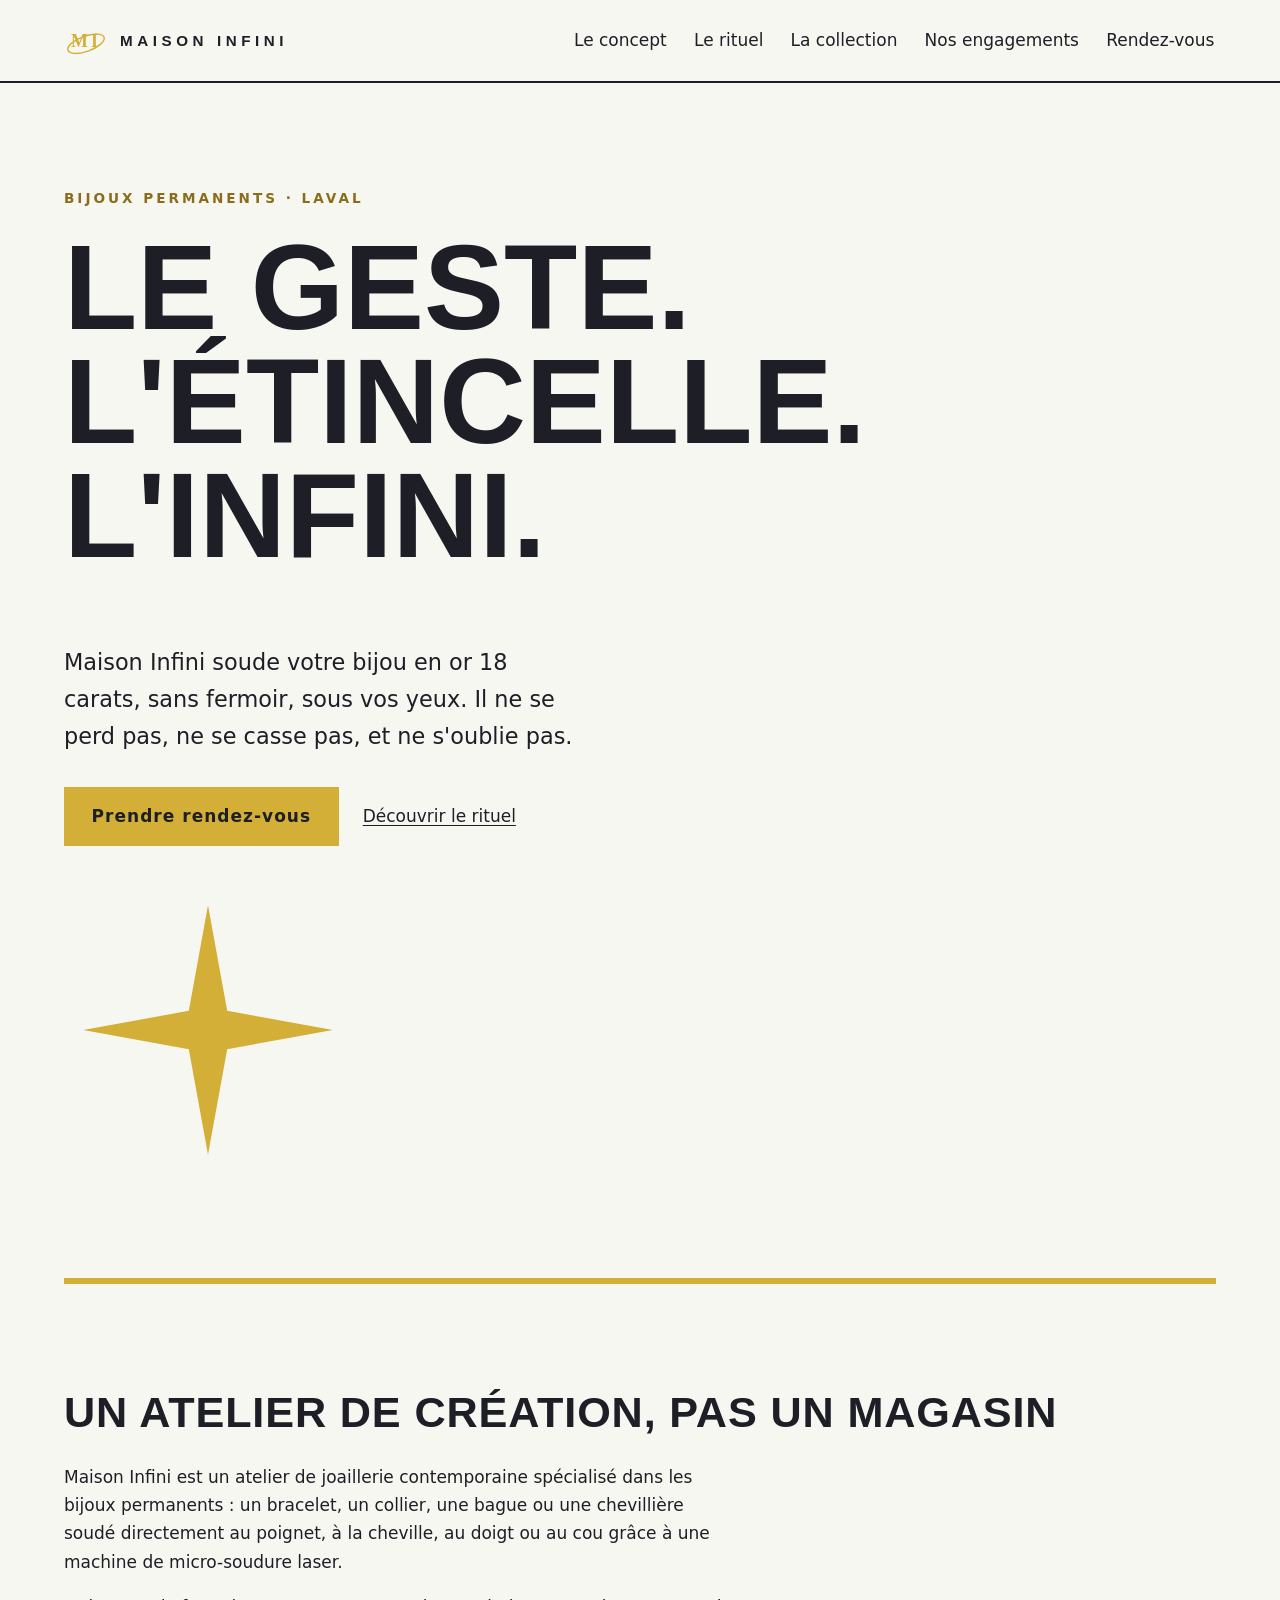
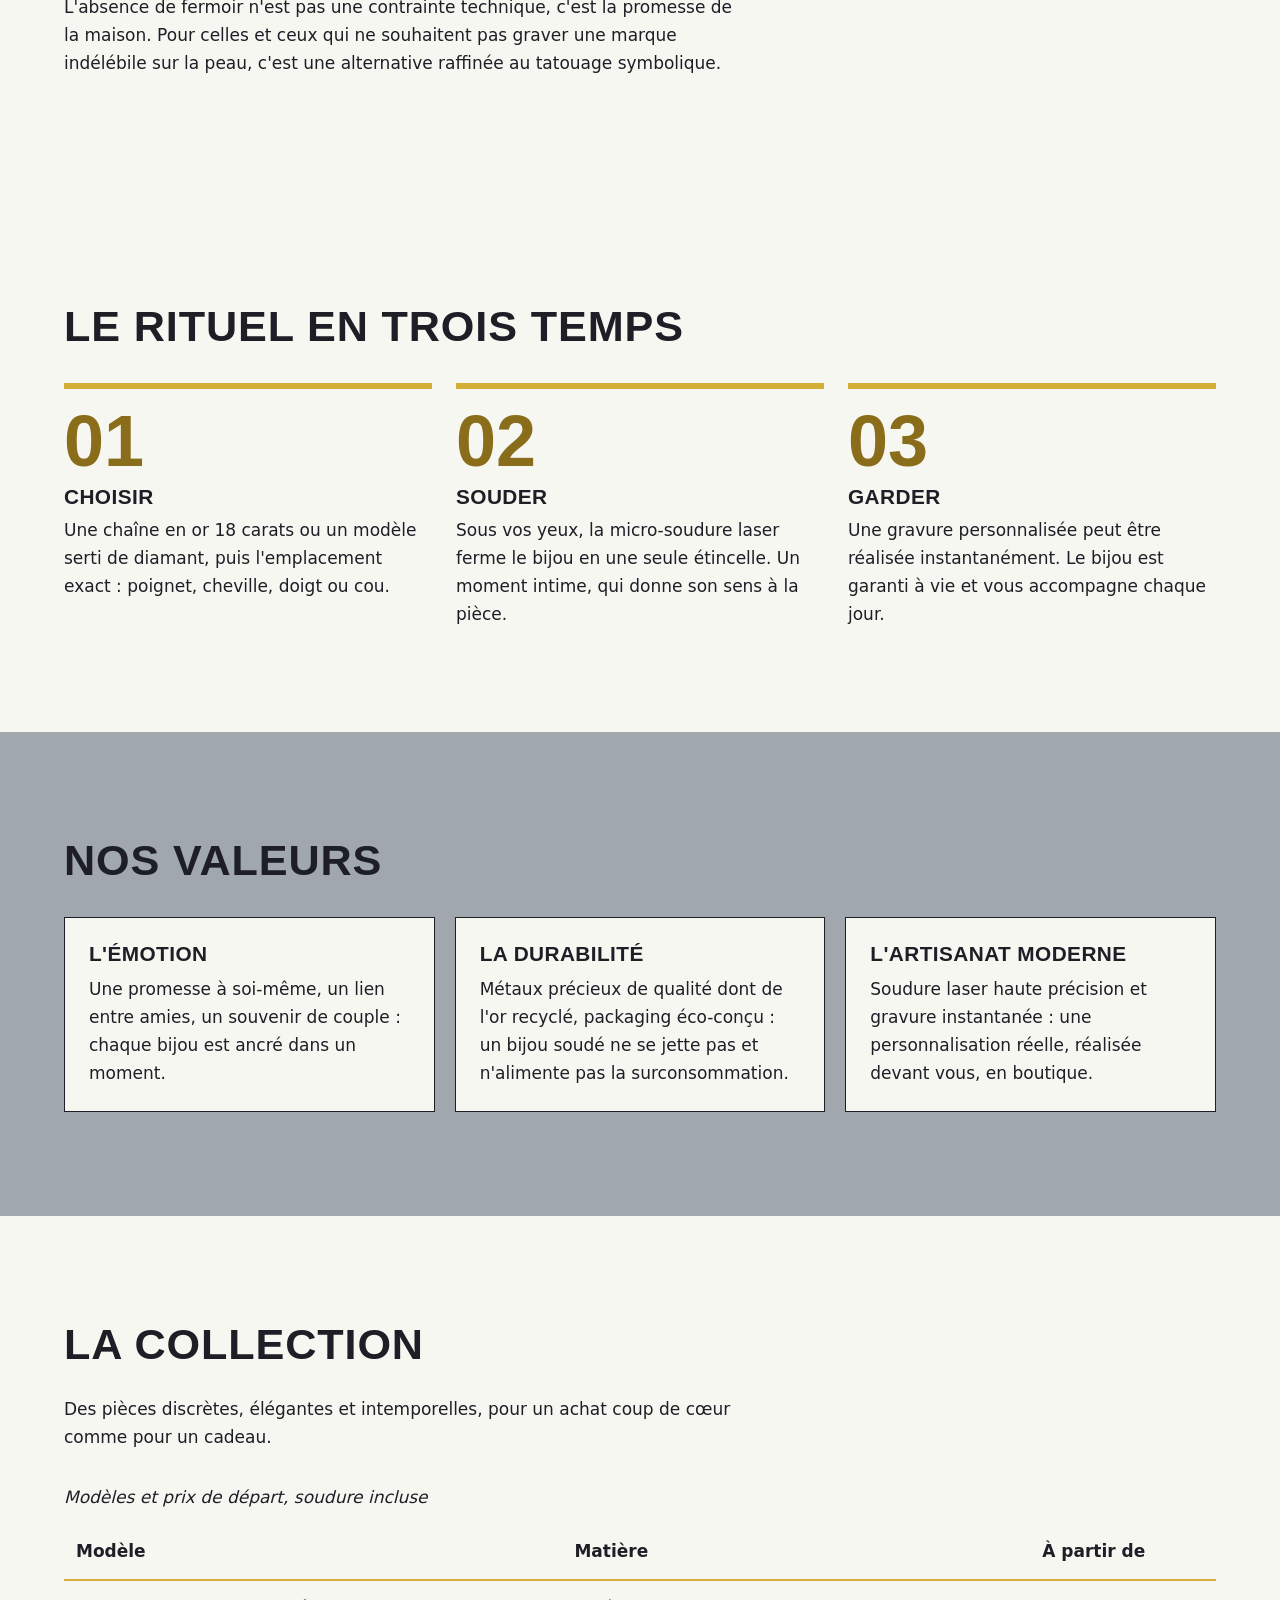
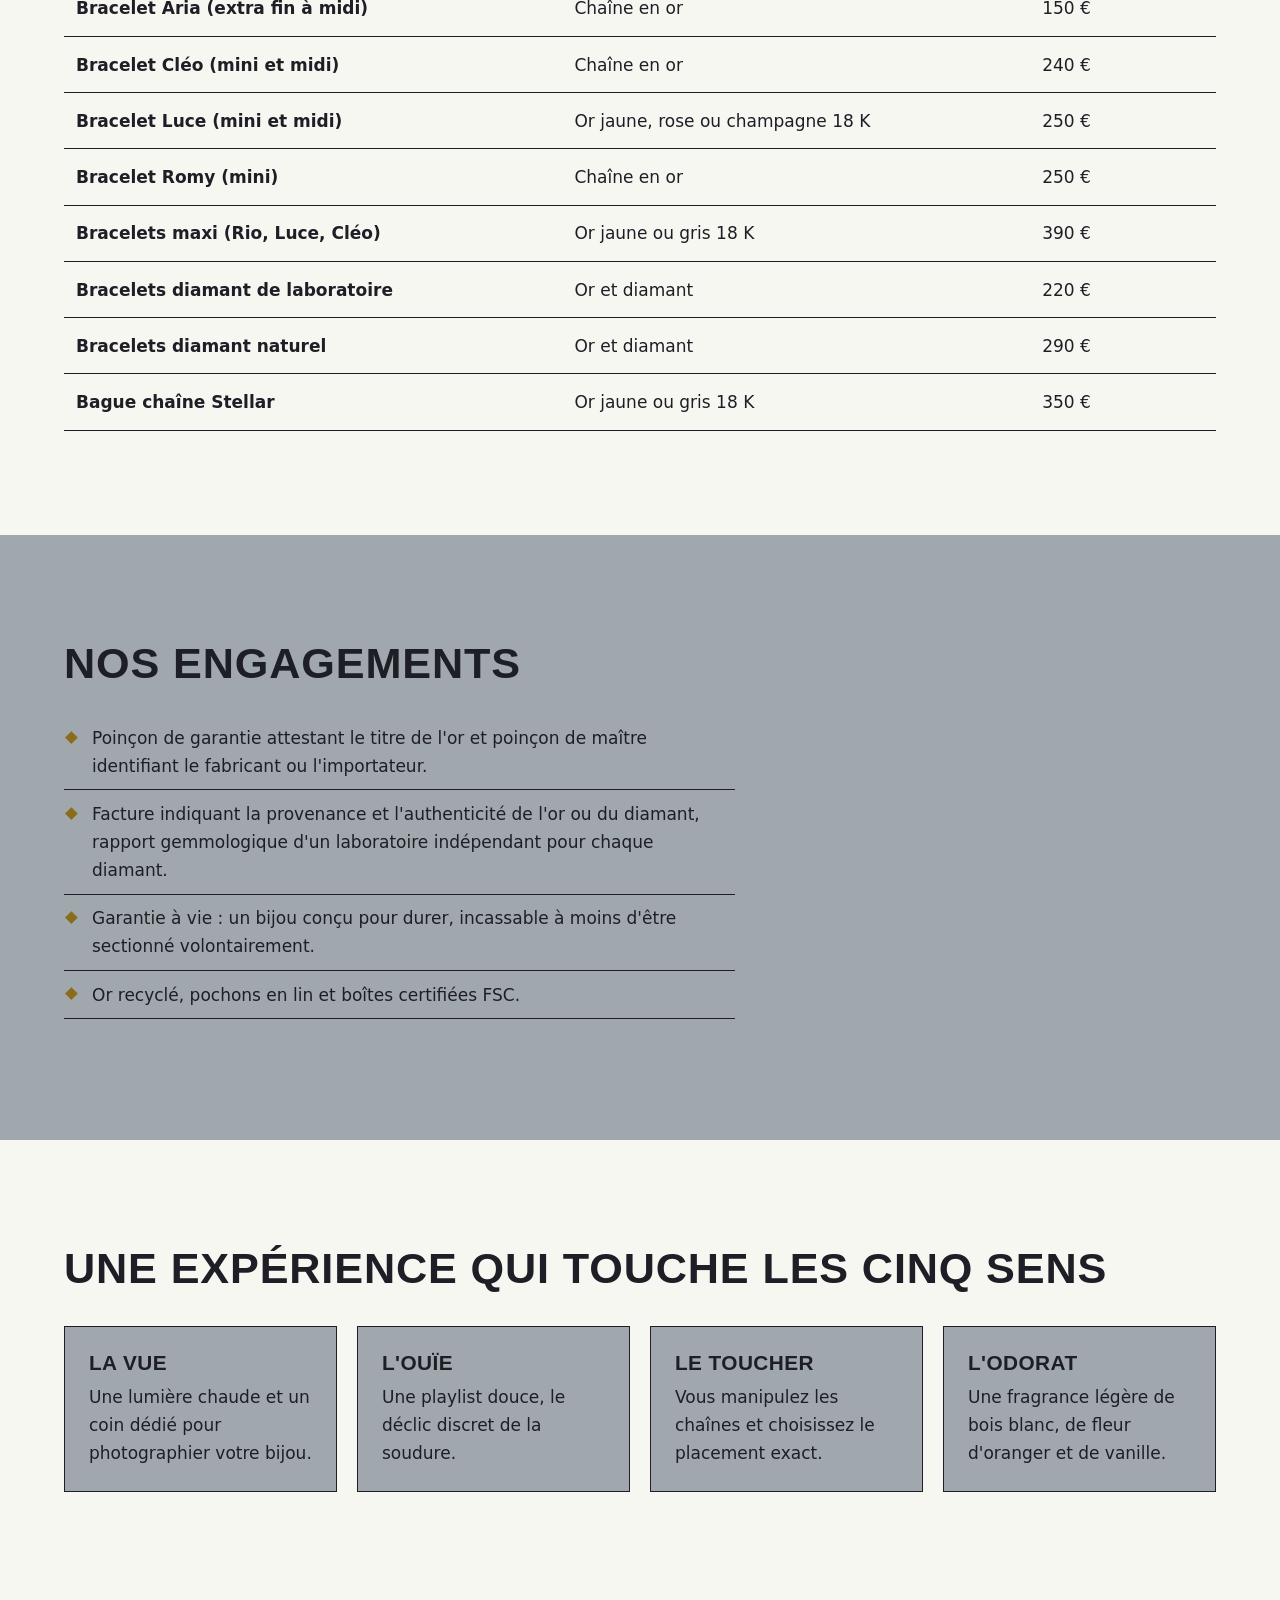
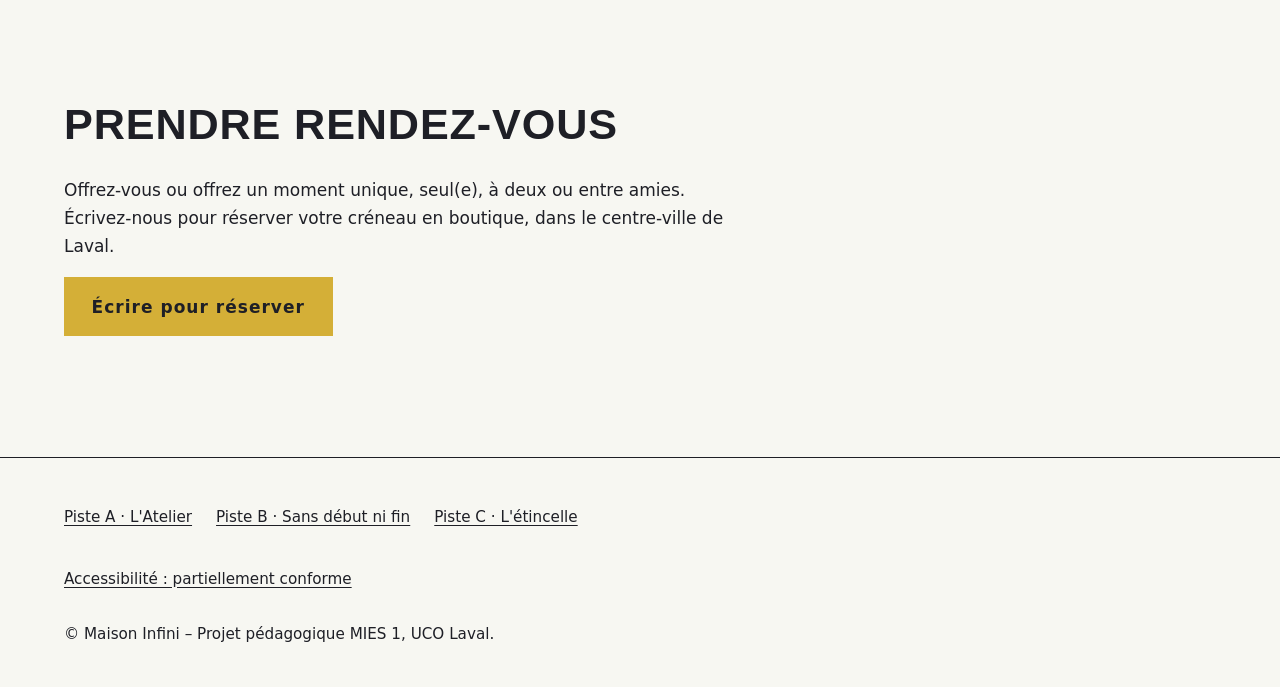
<file: piste-c.html>
<!doctype html>
<html lang="fr">
<head>
<meta charset="utf-8">
<meta name="viewport" content="width=device-width, initial-scale=1">
<title>Maison Infini – Le geste, l'étincelle, l'infini</title>
<meta name="description" content="Maison Infini, atelier de joaillerie contemporaine à Laval : bijoux permanents en or 18 carats, soudés au laser, sans fermoir et garantis à vie.">
<meta name="color-scheme" content="light">
<link rel="icon" href="data:image/svg+xml,%3Csvg xmlns='http://www.w3.org/2000/svg' viewBox='0 0 32 32'%3E%3Ctext y='24' font-size='26'%3E%E2%88%9E%3C/text%3E%3C/svg%3E">
<link rel="stylesheet" href="base.css">
<link rel="stylesheet" href="theme-c.css">
</head>
<body>
<a class="skip" href="#contenu">Aller au contenu principal</a>

<header class="site-header">
  <div class="wrap bar">
    <a class="brand" href="piste-c.html" aria-label="Maison Infini, accueil">
      <svg viewBox="0 0 64 64" aria-hidden="true" focusable="false"><ellipse cx="32" cy="36" rx="28" ry="11" transform="rotate(-20 32 36)" fill="none" stroke="currentColor" stroke-width="2"/><text x="32" y="41" text-anchor="middle" font-family="Georgia,serif" font-size="26" fill="currentColor">MI</text></svg>
      <span>Maison Infini</span>
    </a>
    <nav aria-label="Navigation principale">
      <ul>
        <li><a href="#concept">Le concept</a></li>
        <li><a href="#rituel">Le rituel</a></li>
        <li><a href="#collection">La collection</a></li>
        <li><a href="#engagements">Nos engagements</a></li>
        <li><a href="#rendez-vous">Rendez-vous</a></li>
      </ul>
    </nav>
  </div>
</header>

<main id="contenu">
  <section class="wrap hero" aria-labelledby="titre-accueil">
    <p class="kicker">Bijoux permanents · Laval</p>
    <h1 id="titre-accueil">Le geste.<br>L'étincelle.<br>L'infini.</h1>
    <p class="lead">Maison Infini soude votre bijou en or 18 carats, sans fermoir, sous vos yeux. Il ne se perd pas, ne se casse pas, et ne s'oublie pas.</p>
    <div class="actions">
      <a class="btn" href="#rendez-vous">Prendre rendez-vous</a>
      <a href="#rituel">Découvrir le rituel</a>
    </div>
    <svg class="deco" viewBox="0 0 120 120" role="img" aria-label="Illustration : une étincelle dorée"><path d="M60 8 L68 52 L112 60 L68 68 L60 112 L52 68 L8 60 L52 52Z" fill="currentColor"/></svg>
  </section>

  <section id="concept" class="wrap" aria-labelledby="t-concept">
    <h2 id="t-concept">Un atelier de création, pas un magasin</h2>
    <p>Maison Infini est un atelier de joaillerie contemporaine spécialisé dans les bijoux permanents : un bracelet, un collier, une bague ou une chevillière soudé directement au poignet, à la cheville, au doigt ou au cou grâce à une machine de micro-soudure laser.</p>
    <p>L'absence de fermoir n'est pas une contrainte technique, c'est la promesse de la maison. Pour celles et ceux qui ne souhaitent pas graver une marque indélébile sur la peau, c'est une alternative raffinée au tatouage symbolique.</p>
  </section>

  <section id="rituel" class="wrap" aria-labelledby="t-rituel">
    <h2 id="t-rituel">Le rituel en trois temps</h2>
    <ol class="steps">
      <li><h3>Choisir</h3><p>Une chaîne en or 18 carats ou un modèle serti de diamant, puis l'emplacement exact : poignet, cheville, doigt ou cou.</p></li>
      <li><h3>Souder</h3><p>Sous vos yeux, la micro-soudure laser ferme le bijou en une seule étincelle. Un moment intime, qui donne son sens à la pièce.</p></li>
      <li><h3>Garder</h3><p>Une gravure personnalisée peut être réalisée instantanément. Le bijou est garanti à vie et vous accompagne chaque jour.</p></li>
    </ol>
  </section>

  <section id="valeurs" class="band" aria-labelledby="t-valeurs">
    <div class="wrap">
      <h2 id="t-valeurs">Nos valeurs</h2>
      <ul class="cards">
        <li class="card"><h3>L'émotion</h3><p>Une promesse à soi-même, un lien entre amies, un souvenir de couple : chaque bijou est ancré dans un moment.</p></li>
        <li class="card"><h3>La durabilité</h3><p>Métaux précieux de qualité dont de l'or recyclé, packaging éco-conçu : un bijou soudé ne se jette pas et n'alimente pas la surconsommation.</p></li>
        <li class="card"><h3>L'artisanat moderne</h3><p>Soudure laser haute précision et gravure instantanée : une personnalisation réelle, réalisée devant vous, en boutique.</p></li>
      </ul>
    </div>
  </section>

  <section id="collection" class="wrap" aria-labelledby="t-collection">
    <h2 id="t-collection">La collection</h2>
    <p>Des pièces discrètes, élégantes et intemporelles, pour un achat coup de cœur comme pour un cadeau.</p>
    <div class="table-wrap">
      <table>
        <caption>Modèles et prix de départ, soudure incluse</caption>
        <thead><tr><th scope="col">Modèle</th><th scope="col">Matière</th><th scope="col">À partir de</th></tr></thead>
        <tbody>
          <tr><th scope="row">Bracelet Aria (extra fin à midi)</th><td>Chaîne en or</td><td>150 €</td></tr>
          <tr><th scope="row">Bracelet Cléo (mini et midi)</th><td>Chaîne en or</td><td>240 €</td></tr>
          <tr><th scope="row">Bracelet Luce (mini et midi)</th><td>Or jaune, rose ou champagne 18 K</td><td>250 €</td></tr>
          <tr><th scope="row">Bracelet Romy (mini)</th><td>Chaîne en or</td><td>250 €</td></tr>
          <tr><th scope="row">Bracelets maxi (Rio, Luce, Cléo)</th><td>Or jaune ou gris 18 K</td><td>390 €</td></tr>
          <tr><th scope="row">Bracelets diamant de laboratoire</th><td>Or et diamant</td><td>220 €</td></tr>
          <tr><th scope="row">Bracelets diamant naturel</th><td>Or et diamant</td><td>290 €</td></tr>
          <tr><th scope="row">Bague chaîne Stellar</th><td>Or jaune ou gris 18 K</td><td>350 €</td></tr>
        </tbody>
      </table>
    </div>
  </section>

  <section id="engagements" class="band" aria-labelledby="t-engagements">
    <div class="wrap">
      <h2 id="t-engagements">Nos engagements</h2>
      <ul class="checks">
        <li>Poinçon de garantie attestant le titre de l'or et poinçon de maître identifiant le fabricant ou l'importateur.</li>
        <li>Facture indiquant la provenance et l'authenticité de l'or ou du diamant, rapport gemmologique d'un laboratoire indépendant pour chaque diamant.</li>
        <li>Garantie à vie : un bijou conçu pour durer, incassable à moins d'être sectionné volontairement.</li>
        <li>Or recyclé, pochons en lin et boîtes certifiées FSC.</li>
      </ul>
    </div>
  </section>

  <section id="experience" class="wrap" aria-labelledby="t-experience">
    <h2 id="t-experience">Une expérience qui touche les cinq sens</h2>
    <ul class="cards">
      <li class="card"><h3>La vue</h3><p>Une lumière chaude et un coin dédié pour photographier votre bijou.</p></li>
      <li class="card"><h3>L'ouïe</h3><p>Une playlist douce, le déclic discret de la soudure.</p></li>
      <li class="card"><h3>Le toucher</h3><p>Vous manipulez les chaînes et choisissez le placement exact.</p></li>
      <li class="card"><h3>L'odorat</h3><p>Une fragrance légère de bois blanc, de fleur d'oranger et de vanille.</p></li>
    </ul>
  </section>

  <section id="rendez-vous" class="wrap" aria-labelledby="t-rdv">
    <h2 id="t-rdv">Prendre rendez-vous</h2>
    <p>Offrez-vous ou offrez un moment unique, seul(e), à deux ou entre amies. Écrivez-nous pour réserver votre créneau en boutique, dans le centre-ville de Laval.</p>
    <p><a class="btn" href="mailto:contact@maison-infini.example?subject=Rendez-vous%20Maison%20Infini">Écrire pour réserver</a></p>
  </section>
</main>

<footer class="site-footer">
  <div class="wrap">
    <nav aria-label="Pistes créatives">
      <ul>
        <li><a href="piste-a.html">Piste A · L'Atelier</a></li>
        <li><a href="piste-b.html">Piste B · Sans début ni fin</a></li>
        <li><a href="piste-c.html" aria-current="page">Piste C · L'étincelle</a></li>
      </ul>
    </nav>
    <p><a href="accessibilite.html">Accessibilité : partiellement conforme</a></p>
    <p>© Maison Infini – Projet pédagogique MIES 1, UCO Laval.</p>
  </div>
</footer>
</body>
</html>
</file>
<file: home.css>
/* Maison Infini — homepage boutique (éco-conçue : polices système, images WebP légères, aucun JS) */
:root{
  --bg:#F5EFE8;--surface:#EADFD3;--fg:#2A211A;--dark:#1E1712;--on-dark:#F3E9DC;
  --gold:#B8964F;--gold-text:#7A5520;--gold-on-dark:#D9B26A;--line:#CDBCA9;--steel:#A0A7AD;
  --title:Didot,"Bodoni 72","Bodoni MT",Georgia,"Times New Roman",serif;
  --body:system-ui,-apple-system,"Segoe UI",Roboto,sans-serif;
  color-scheme:light;
}
*,*::before,*::after{box-sizing:border-box}
html{font-size:100%;scroll-behavior:smooth;-webkit-text-size-adjust:100%}
body{margin:0;background:var(--bg);color:var(--fg);font-family:var(--body);font-size:1.0625rem;line-height:1.65}
img{display:block;max-width:100%;height:auto}
h1,h2,h3{font-family:var(--title);font-weight:400;line-height:1.15;margin:0 0 .6em}
h1{font-size:clamp(2.2rem,6vw,4rem)}
h2{font-size:clamp(1.7rem,4vw,2.5rem)}
h3{font-size:1.3rem}
p{margin:0 0 1em;max-width:62ch}
a{color:var(--gold-text);text-underline-offset:.2em}
a:hover{text-decoration-thickness:.15em}
:focus-visible{outline:3px solid var(--fg);outline-offset:3px}
.dark :focus-visible,.topbar :focus-visible{outline-color:var(--on-dark)}

.skip{position:absolute;left:1rem;top:-5rem;z-index:10;padding:.75rem 1rem;background:var(--fg);color:var(--bg)}
.skip:focus{top:1rem}
.wrap{width:min(100% - 2rem,72rem);margin-inline:auto}
main>section{padding-block:clamp(3rem,8vw,5.5rem)}
.kicker{margin:0 0 1rem;font-size:.82rem;letter-spacing:.22em;text-transform:uppercase;color:var(--gold-text)}
.dark .kicker{color:var(--gold-on-dark)}
.btn{display:inline-block;min-height:2.75rem;padding:.85rem 1.7rem;border:2px solid var(--fg);background:var(--fg);color:var(--bg);font-weight:600;letter-spacing:.06em;text-decoration:none}
.btn:hover{background:var(--bg);color:var(--fg)}
.btn.alt{background:transparent;color:var(--fg)}
.btn.alt:hover{background:var(--fg);color:var(--bg)}
.dark .btn{background:var(--gold-on-dark);border-color:var(--gold-on-dark);color:var(--dark)}
.dark .btn:hover{background:transparent;color:var(--on-dark)}
.actions{display:flex;flex-wrap:wrap;gap:1rem;margin-top:1.75rem}

/* Barre d'annonce et en-tête */
.topbar{background:var(--dark);color:var(--on-dark);font-size:.9rem;text-align:center;padding:.6rem 1rem}
.topbar p{margin:0 auto;max-width:none}
.site-header{border-bottom:1px solid var(--line)}
.bar{display:flex;flex-wrap:wrap;align-items:center;justify-content:space-between;gap:.75rem 2rem;padding-block:.9rem}
.brand{display:flex;align-items:center;gap:.9rem;color:var(--fg);text-decoration:none;font-family:var(--title);letter-spacing:.3em;text-transform:uppercase;font-size:.95rem}
.brand img{width:4.75rem;height:4.75rem;object-fit:cover}
.site-header ul{display:flex;flex-wrap:wrap;gap:0 1.6rem;margin:0;padding:0;list-style:none}
.site-header nav a{display:inline-block;padding:.6rem .1rem;color:var(--fg);text-decoration:none;border-bottom:2px solid transparent}
.site-header nav a:hover{border-bottom-color:var(--gold)}

/* Hero */
.hero .wrap{display:grid;gap:2.5rem;align-items:center}
.hero figure{margin:0}
.hero img{width:100%;max-width:26rem;margin-inline:auto;aspect-ratio:398/553;object-fit:cover}
.lead{font-size:1.2rem;max-width:42ch}
@media (min-width:52rem){.hero .wrap{grid-template-columns:1.1fr 1fr}}

/* Bandeau de réassurance */
.trust{background:var(--surface);padding-block:1.5rem;border-block:1px solid var(--line)}
.trust ul{display:grid;grid-template-columns:repeat(auto-fit,minmax(11rem,1fr));gap:1rem 1.5rem;margin:0;padding:0;list-style:none;text-align:center}
.trust strong{display:block;font-family:var(--title);font-size:1.1rem;font-weight:400}
.trust span{font-size:.92rem}

/* Collections */
.section-head{text-align:center;margin-bottom:2.5rem}
.section-head p{margin-inline:auto}
.tiles{display:grid;grid-template-columns:repeat(auto-fit,minmax(14rem,1fr));gap:1.25rem;margin:0;padding:0;list-style:none}
.tile a{display:block;color:var(--fg);text-decoration:none}
.tile img{width:100%;aspect-ratio:4/5;object-fit:cover}
.tile h3{margin:.9rem 0 .15rem}
.tile p{margin:0;font-size:.95rem}
.tile a:hover h3{text-decoration:underline;text-decoration-color:var(--gold);text-underline-offset:.25em}

/* Bandes sombres */
.dark{background:var(--dark);color:var(--on-dark)}
.dark a{color:var(--gold-on-dark)}
.split{display:grid;gap:2.5rem;align-items:center}
.split figure{margin:0}
.split img{width:100%;max-width:24rem;margin-inline:auto;object-fit:cover}
@media (min-width:52rem){.split{grid-template-columns:1fr 1.2fr}.split.rev{grid-template-columns:1.2fr 1fr}.split.rev figure{order:2}}
.steps{counter-reset:s;margin:1.5rem 0 0;padding:0;list-style:none;display:grid;gap:1.25rem}
.steps li{counter-increment:s;padding-left:3.2rem;position:relative}
.steps li::before{content:"0" counter(s);position:absolute;left:0;top:-.1rem;font-family:var(--title);font-size:2rem;color:var(--gold-on-dark)}
.steps h3{margin-bottom:.2em}
.steps p{margin:0}

/* Pour qui, cartes */
.cards{display:grid;grid-template-columns:repeat(auto-fit,minmax(14rem,1fr));gap:1.25rem;margin:1.5rem 0 0;padding:0;list-style:none}
.card{padding:1.4rem;border:1px solid var(--line);background:var(--surface)}
.card h3{margin-bottom:.35em}
.card p{margin:0}

/* Tableau */
.table-wrap{overflow-x:auto;margin-top:1.5rem}
table{width:100%;border-collapse:collapse}
caption{padding-bottom:.75rem;text-align:left;font-style:italic}
th,td{padding:.8rem .75rem;text-align:left;vertical-align:top;border-bottom:1px solid var(--line)}
thead th{border-bottom:2px solid var(--gold)}
td:last-child,th:last-child{white-space:nowrap}

.checks{margin:1rem 0 0;padding:0;list-style:none;max-width:62ch}
.checks li{position:relative;padding:.6rem 0 .6rem 1.75rem;border-bottom:1px solid var(--line)}
.checks li::before{content:"";position:absolute;left:.2rem;top:1.1rem;width:.55rem;height:.55rem;background:var(--gold);transform:rotate(45deg)}

/* Rendez-vous et pied de page */
.cta{text-align:center}
.cta p{margin-inline:auto}
.cta .actions{justify-content:center}
.site-footer{background:var(--surface);padding-block:2.5rem;border-top:1px solid var(--line);font-size:.95rem}
.site-footer .wrap{display:grid;gap:1.5rem}
.site-footer img{width:7rem;height:7rem;object-fit:cover}
.site-footer ul{display:flex;flex-wrap:wrap;gap:.25rem 1.5rem;margin:0;padding:0;list-style:none}
.site-footer p{margin:0}
.site-footer a{display:inline-block;padding:.4rem 0}

@media (prefers-reduced-motion:reduce){html{scroll-behavior:auto}*{animation:none!important;transition:none!important}}
@media print{.skip,.topbar,.site-header nav,.actions{display:none}}
</file>
<file: base.css>
/* Maison Infini — base partagée (éco-conçue : aucune police web, aucune image, aucun JS) */
*,*::before,*::after{box-sizing:border-box}
html{font-size:100%;scroll-behavior:smooth;-webkit-text-size-adjust:100%}
body{margin:0;background:var(--bg);color:var(--fg);font-family:var(--font-body);font-size:1.0625rem;line-height:1.65}
h1,h2,h3{font-family:var(--font-title);font-weight:400;line-height:1.15;margin:0 0 .6em}
h1{font-size:clamp(2.4rem,8vw,5rem);letter-spacing:.04em}
h2{font-size:clamp(1.7rem,4.5vw,2.7rem)}
h3{font-size:1.3rem}
p{margin:0 0 1em;max-width:62ch}
ul,ol{margin:0 0 1em}
a{color:var(--link);text-underline-offset:.2em}
a:hover{text-decoration-thickness:.15em}
:focus-visible{outline:3px solid var(--focus);outline-offset:3px}

.skip{position:absolute;left:1rem;top:-5rem;z-index:10;padding:.75rem 1rem;background:var(--fg);color:var(--bg)}
.skip:focus{top:1rem}

.wrap{width:min(100% - 2rem,72rem);margin-inline:auto}
main>section{padding-block:clamp(3rem,9vw,6.5rem)}
.band{background:var(--surface)}

/* En-tête */
.site-header{padding-block:1rem;border-bottom:1px solid var(--line)}
.bar{display:flex;flex-wrap:wrap;align-items:center;justify-content:space-between;gap:.75rem 2rem}
.brand{display:flex;align-items:center;gap:.75rem;color:inherit;text-decoration:none;font-family:var(--font-title);font-size:.95rem;letter-spacing:.3em;text-transform:uppercase}
.brand svg{width:2.75rem;height:2.75rem;color:var(--accent)}
.site-header ul{display:flex;flex-wrap:wrap;gap:0 1.5rem;margin:0;padding:0;list-style:none}
.site-header nav a{display:inline-block;padding:.6rem .1rem;color:inherit;text-decoration:none;border-bottom:2px solid transparent}
.site-header nav a:hover{border-bottom-color:var(--accent)}

/* Éléments récurrents */
.kicker{margin-bottom:1.25rem;font-size:.85rem;letter-spacing:.22em;text-transform:uppercase;color:var(--link)}
.lead{font-size:1.25rem;max-width:44ch}
.actions{display:flex;flex-wrap:wrap;gap:1rem 1.5rem;align-items:center;margin-top:2rem}
.btn{display:inline-block;min-height:2.75rem;padding:.85rem 1.6rem;border:2px solid var(--btn-bg);background:var(--btn-bg);color:var(--btn-fg);font-weight:600;letter-spacing:.06em;text-decoration:none}
.btn:hover{background:var(--bg);color:var(--fg)}
.deco{display:block;width:100%;height:auto;color:var(--accent)}

/* Grilles */
.cards{display:grid;grid-template-columns:repeat(auto-fit,minmax(15rem,1fr));gap:1.25rem;margin:2rem 0 0;padding:0;list-style:none}
.card{padding:1.5rem;border:1px solid var(--line);background:var(--surface)}
.band .card{background:var(--bg)}
.card h3{margin-bottom:.4em}
.card p{margin:0}

.steps{counter-reset:etape;display:grid;grid-template-columns:repeat(auto-fit,minmax(14rem,1fr));gap:1.5rem;margin:2rem 0 0;padding:0;list-style:none}
.steps li{counter-increment:etape;padding-top:1rem;border-top:2px solid var(--accent)}
.steps li::before{content:"0" counter(etape);display:block;margin-bottom:.5rem;font-family:var(--font-title);font-size:2rem;color:var(--link)}
.steps h3{margin-bottom:.3em}
.steps p{margin:0}

.checks{padding:0;list-style:none;max-width:62ch}
.checks li{padding:.6rem 0 .6rem 1.75rem;border-bottom:1px solid var(--line);position:relative}
.checks li::before{content:"";position:absolute;left:.2rem;top:1.15rem;width:.55rem;height:.55rem;background:var(--accent);transform:rotate(45deg)}

/* Tableau */
.table-wrap{margin-top:2rem;overflow-x:auto}
table{width:100%;border-collapse:collapse}
caption{padding-bottom:.75rem;text-align:left;font-style:italic}
th,td{padding:.85rem .75rem;text-align:left;vertical-align:top;border-bottom:1px solid var(--line)}
thead th{border-bottom:2px solid var(--accent)}
td:last-child,th:last-child{white-space:nowrap}

/* Pied de page */
.site-footer{padding-block:2.5rem;border-top:1px solid var(--line);font-size:.95rem}
.site-footer .wrap{display:grid;gap:1.5rem}
.site-footer ul{display:flex;flex-wrap:wrap;gap:.25rem 1.5rem;margin:0;padding:0;list-style:none}
.site-footer p{margin:0}
.site-footer a{display:inline-block;padding:.4rem 0}

/* Préférences utilisateur */
@media (prefers-reduced-motion:reduce){html{scroll-behavior:auto}*{animation:none!important;transition:none!important}}
@media print{.skip,.site-header nav,.actions{display:none}body{background:#fff;color:#000}}
</file>
<file: theme-a.css>
/* Piste A — « L'Atelier » : beige nude, lumière chaude, serif élégant */
:root{
  --bg:#EFE6DC;--fg:#2B2118;--surface:#F7F1E8;--line:#C9B8A3;
  --accent:#A67C37;--link:#6B4A17;--focus:#2B2118;
  --btn-bg:#2B2118;--btn-fg:#F7F1E8;
  --font-title:Didot,"Bodoni 72","Bodoni MT",Georgia,"Times New Roman",serif;
  --font-body:system-ui,-apple-system,"Segoe UI",Roboto,sans-serif;
  color-scheme:light;
}
.hero{text-align:center;padding-block:clamp(3rem,9vw,6rem) 2rem}
.hero p{margin-inline:auto}
.hero .actions{justify-content:center}
.hero .deco{max-width:34rem;margin:2.5rem auto 0}
h2{text-align:center}
#concept p,#engagements>p{margin-inline:auto;text-align:center}
.band h2,.checks{margin-inline:auto}
.lead{margin-inline:auto}
.site-header{text-align:center}
.site-header .bar{justify-content:center}
</file>
<file: theme-b.css>
/* Piste B — « Sans début ni fin » : nuit brune, or, ambiance écrin */
:root{
  --bg:#14100D;--fg:#F3E9DC;--surface:#1F1813;--line:#4A3B2C;
  --accent:#D9B26A;--link:#E5C688;--focus:#F3E9DC;
  --btn-bg:#D9B26A;--btn-fg:#14100D;
  --font-title:Didot,"Bodoni 72","Bodoni MT",Georgia,"Times New Roman",serif;
  --font-body:system-ui,-apple-system,"Segoe UI",Roboto,sans-serif;
  color-scheme:dark;
}
h1,h2{color:var(--accent)}
.hero{display:grid;grid-template-columns:1fr;align-items:center;gap:2rem;min-height:70vh;background:radial-gradient(ellipse at 75% 40%,rgba(217,178,106,.2),transparent 60%)}
.hero .deco{max-width:26rem;justify-self:center}
@media (min-width:52rem){.hero{grid-template-columns:1.2fr 1fr}}
.card{border-color:var(--accent);border-width:1px 0 0 0;background:transparent}
.band .card{background:transparent}
.steps li{border-top-style:dotted}
.btn:hover{border-color:var(--accent)}
</file>
<file: theme-c.css>
/* Piste C — « L'étincelle » : éditorial, blanc cassé, gris-bleu et or, typographie affirmée */
:root{
  --bg:#F7F7F2;--fg:#1E1F26;--surface:#A0A7AD;--line:#1E1F26;
  --accent:#D4AF37;--link:#1E1F26;--focus:#1E1F26;
  --btn-bg:#D4AF37;--btn-fg:#1E1F26;--gold-text:#8A6D1A;
  --font-title:"Helvetica Neue",Arial,"Liberation Sans",sans-serif;
  --font-body:system-ui,-apple-system,"Segoe UI",Roboto,sans-serif;
  color-scheme:light;
}
h1,h2,h3{font-weight:700;text-transform:uppercase;letter-spacing:.02em}
h1{font-size:clamp(2.6rem,11vw,7.5rem);line-height:.95;letter-spacing:0}
.kicker{color:var(--gold-text);font-weight:700}
.hero{border-bottom:6px solid var(--accent)}
.hero .lead{font-size:1.4rem;max-width:36ch}
.hero .deco{max-width:18rem;margin-top:2.5rem}
.band{background:var(--surface)}
.band .card{background:var(--bg);border-color:var(--fg)}
.band .kicker{color:var(--fg)}
.steps{grid-template-columns:1fr}
@media (min-width:52rem){.steps{grid-template-columns:repeat(3,1fr)}}
.steps li{border-top:6px solid var(--accent)}
.steps li::before{font-size:4.5rem;font-weight:700;line-height:1;color:var(--gold-text)}
.checks li::before{background:var(--gold-text)}
.site-header{border-bottom:2px solid var(--fg)}
.brand{font-weight:700}
</file>
